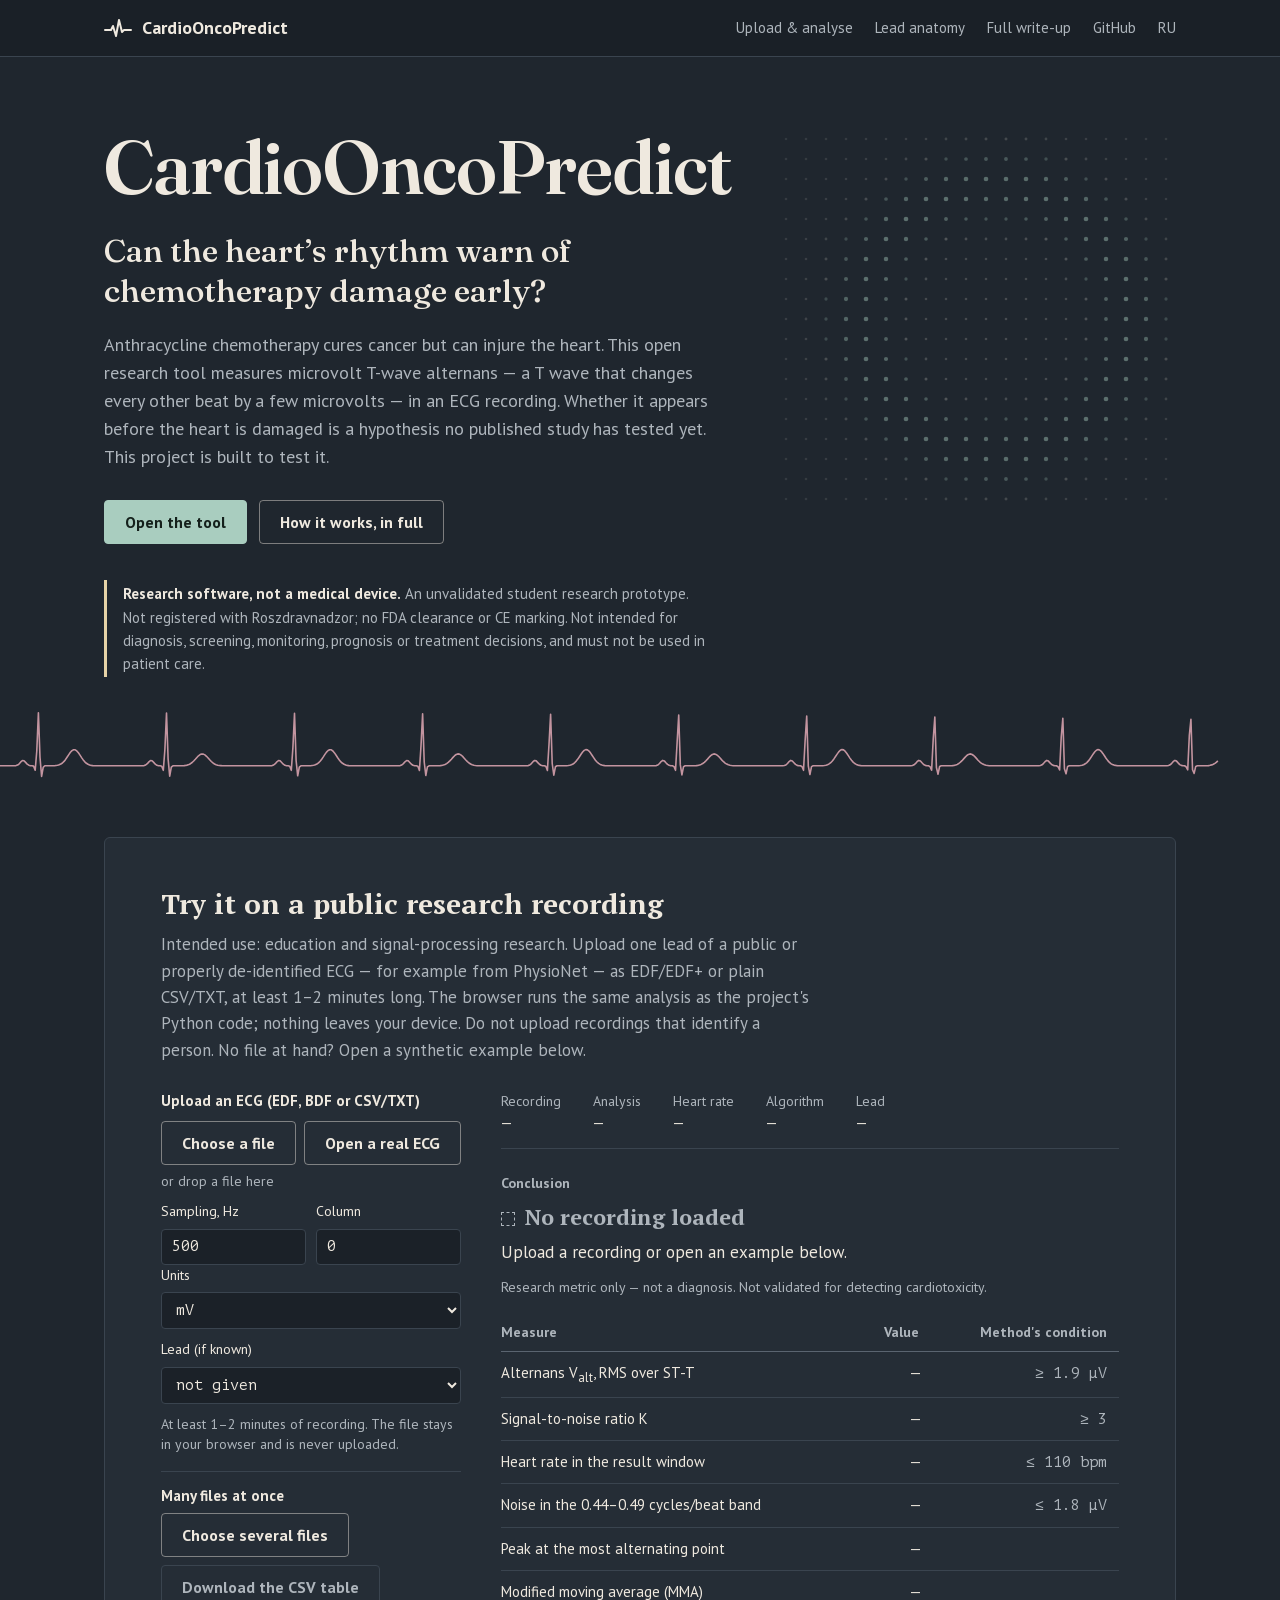
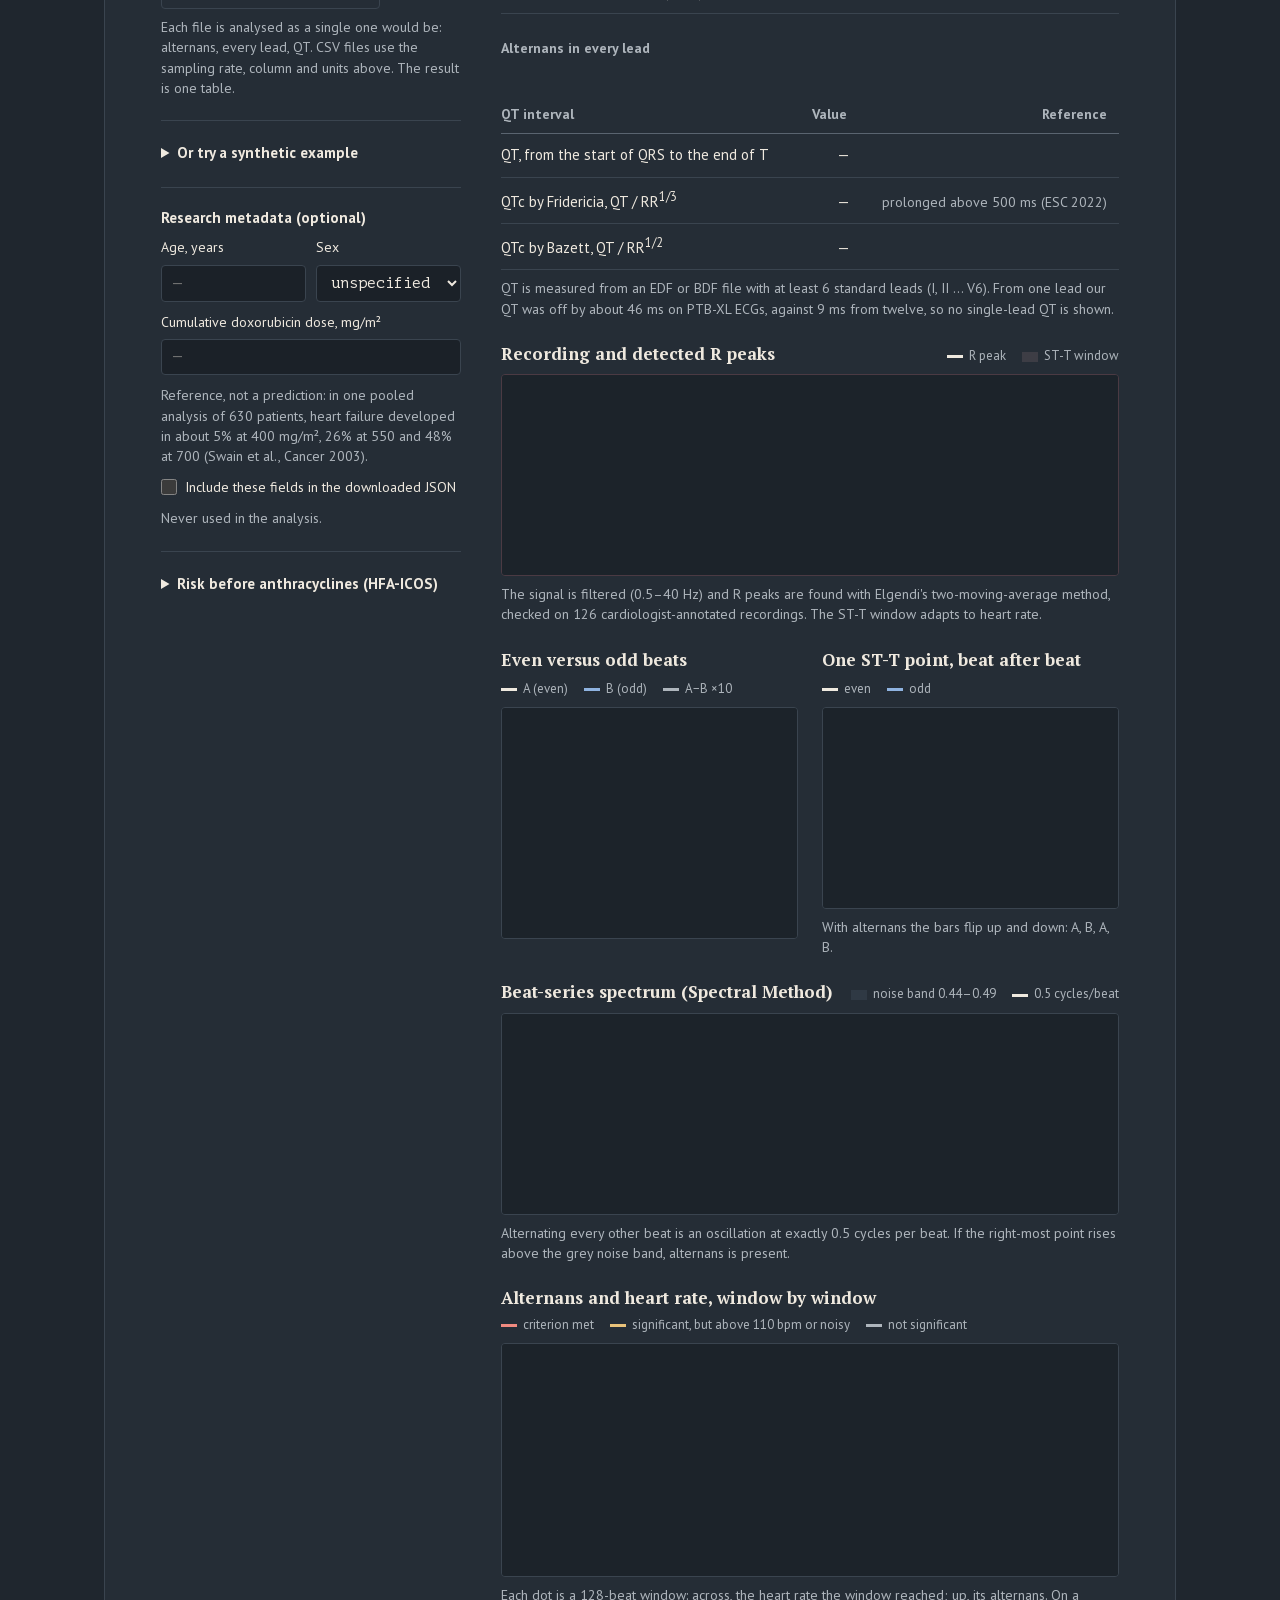
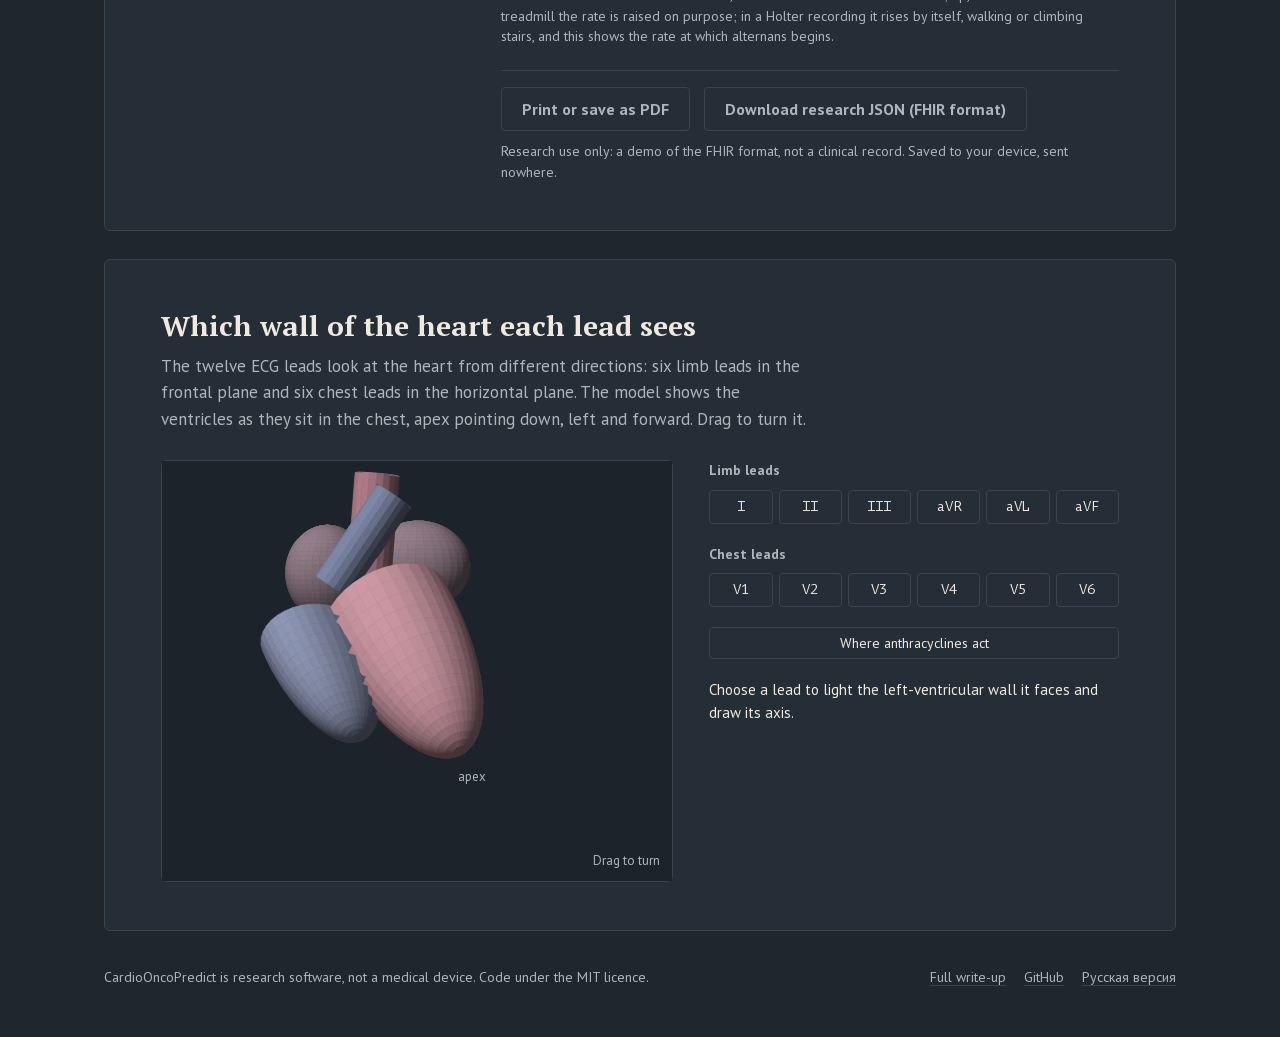
<file: index.html>
<!DOCTYPE html>
<html lang="en">
<head>
<meta charset="UTF-8">
<meta name="viewport" content="width=device-width, initial-scale=1, viewport-fit=cover">
<title>CardioOncoPredict</title>
<meta name="description" content="Open research software that measures microvolt T-wave alternans in one ECG lead (EDF/EDF+ or CSV/TXT), built to test whether it precedes anthracycline cardiotoxicity. Runs entirely in your browser. Not a medical device.">
<meta property="og:title" content="CardioOncoPredict">
<meta property="og:description" content="Open research software for measuring microvolt T-wave alternans — testing an unproven hypothesis about early anthracycline heart damage. Not a medical device.">
<link rel="alternate" hreflang="ru" href="ru.html">
<meta name="theme-color" content="#1f262e">
<link rel="manifest" href="manifest.webmanifest">
<link rel="icon" type="image/png" sizes="192x192" href="assets/icons/icon-192.png">
<link rel="apple-touch-icon" href="assets/icons/apple-touch-icon.png">
<link rel="preload" href="assets/fonts/fraunces-var-latin.woff2" as="font" type="font/woff2" crossorigin>
<link rel="stylesheet" href="assets/css/fonts.css">
<link rel="stylesheet" href="assets/css/site.css">
</head>
<body>

<header class="topbar">
  <div class="wrap">
    <a class="brand" href="#top">
      <svg width="28" height="18" viewBox="0 0 28 18" aria-hidden="true"><path d="M1 11h6l2-4 3 10 3-16 3 12 2-2h7" fill="none" stroke="currentColor" stroke-width="2" stroke-linejoin="round" stroke-linecap="round"/></svg>
      CardioOncoPredict
    </a>
    <nav class="nav" aria-label="Sections">
      <a href="#lab">Upload &amp; analyse</a>
      <a href="#anatomy">Lead anatomy</a>
      <a href="https://github.com/podpirovlab/multimodal-cardiotoxicity-ai/blob/main/README.md">Full write-up</a>
      <a href="https://github.com/podpirovlab/multimodal-cardiotoxicity-ai">GitHub</a>
      <a class="lang" href="ru.html" hreflang="ru">RU</a>
    </nav>
  </div>
</header>

<main id="top">
  <section class="cover">
    <canvas class="cover-dots" aria-hidden="true"></canvas>
    <div class="wrap hero">
      <p class="wordmark">CardioOncoPredict</p>
      <h1>Can the heart’s rhythm warn of chemotherapy damage early?</h1>
      <p class="sub">Anthracycline chemotherapy cures cancer but can injure the heart. This open research tool measures microvolt T-wave alternans — a T wave that changes every other beat by a few microvolts — in an ECG recording. Whether it appears before the heart is damaged is a hypothesis no published study has tested yet. This project is built to test it.</p>
      <div class="hero-actions">
          <a class="btn" href="#lab">Open the tool</a>
          <a class="btn ghost" href="https://github.com/podpirovlab/multimodal-cardiotoxicity-ai/blob/main/README.md">How it works, in full</a>
        </div>
      <p class="notice"><strong>Research software, not a medical device.</strong> An unvalidated student research prototype. Not registered with Roszdravnadzor; no FDA clearance or CE marking. Not intended for diagnosis, screening, monitoring, prognosis or treatment decisions, and must not be used in patient care.</p>
    </div>
    <svg class="cover-ecg" viewBox="0 0 1200 90" preserveAspectRatio="none" aria-hidden="true" focusable="false"><polyline pathLength="1" points="0.0,64.8 1.5,64.8 3.0,64.8 4.5,64.8 6.0,64.8 7.5,64.8 9.0,64.8 10.5,64.8 12.0,64.8 13.5,64.8 15.0,64.6 16.5,64.1 18.0,62.8 19.5,60.9 21.0,59.5 22.5,59.7 24.0,61.4 25.5,63.1 27.0,64.2 28.5,64.7 30.0,64.8 31.5,65.1 33.0,69.2 34.5,49.8 36.0,11.8 37.5,56.2 39.0,75.4 40.5,66.4 42.0,64.8 43.5,64.8 45.0,64.8 46.5,64.8 48.0,64.8 49.5,64.7 51.0,64.7 52.5,64.5 54.0,64.3 55.5,63.8 57.0,63.1 58.5,62.0 60.0,60.4 61.5,58.4 63.0,56.0 64.5,53.6 66.0,51.3 67.5,49.6 69.0,48.7 70.5,48.8 72.0,49.9 73.5,51.8 75.0,54.1 76.5,56.6 78.0,58.9 79.5,60.8 81.0,62.3 82.5,63.3 84.0,64.0 85.5,64.4 87.0,64.6 88.5,64.7 90.0,64.8 91.5,64.8 93.0,64.8 94.5,64.8 96.0,64.8 97.5,64.8 99.0,64.8 100.5,64.8 102.0,64.8 103.5,64.8 105.0,64.8 106.5,64.8 108.0,64.8 109.5,64.8 111.0,64.8 112.5,64.8 114.0,64.8 115.5,64.8 117.0,64.8 118.5,64.8 120.1,64.8 121.6,64.8 123.1,64.8 124.6,64.8 126.1,64.8 127.6,64.8 129.1,64.8 130.6,64.8 132.1,64.8 133.6,64.8 135.1,64.6 136.6,64.0 138.1,62.7 139.6,60.9 141.1,59.5 142.6,59.8 144.1,61.4 145.6,63.2 147.1,64.3 148.6,64.7 150.1,64.8 151.6,65.2 153.1,69.3 154.6,48.2 156.1,12.0 157.6,57.9 159.1,75.1 160.6,66.2 162.1,64.8 163.6,64.8 165.1,64.8 166.6,64.8 168.1,64.8 169.6,64.8 171.1,64.7 172.6,64.6 174.1,64.4 175.6,64.1 177.1,63.5 178.6,62.7 180.1,61.5 181.6,60.0 183.1,58.3 184.6,56.5 186.1,54.8 187.6,53.6 189.1,53.0 190.6,53.1 192.1,53.9 193.6,55.3 195.1,57.0 196.6,58.8 198.1,60.5 199.6,61.9 201.1,63.0 202.6,63.7 204.1,64.2 205.6,64.5 207.1,64.6 208.6,64.7 210.1,64.8 211.6,64.8 213.1,64.8 214.6,64.8 216.1,64.8 217.6,64.8 219.1,64.8 220.6,64.8 222.1,64.8 223.6,64.8 225.1,64.8 226.6,64.8 228.1,64.8 229.6,64.8 231.1,64.8 232.6,64.8 234.1,64.8 235.6,64.8 237.1,64.8 238.6,64.8 240.1,64.8 241.6,64.8 243.1,64.8 244.6,64.8 246.1,64.8 247.6,64.8 249.1,64.8 250.6,64.8 252.1,64.8 253.6,64.8 255.1,64.6 256.6,64.0 258.1,62.7 259.6,60.8 261.1,59.5 262.6,59.8 264.1,61.5 265.6,63.2 267.1,64.3 268.6,64.7 270.1,64.8 271.6,65.2 273.1,69.3 274.6,46.6 276.1,12.3 277.6,59.5 279.1,74.8 280.6,66.1 282.1,64.8 283.6,64.8 285.1,64.8 286.6,64.8 288.1,64.8 289.6,64.7 291.1,64.7 292.6,64.5 294.1,64.3 295.6,63.8 297.1,63.0 298.6,61.9 300.1,60.3 301.6,58.2 303.1,55.9 304.6,53.4 306.1,51.1 307.6,49.5 309.1,48.7 310.6,48.8 312.1,50.0 313.6,51.9 315.1,54.3 316.6,56.8 318.1,59.0 319.6,60.9 321.1,62.3 322.6,63.3 324.1,64.0 325.6,64.4 327.1,64.6 328.6,64.7 330.1,64.8 331.6,64.8 333.1,64.8 334.6,64.8 336.1,64.8 337.6,64.8 339.1,64.8 340.6,64.8 342.1,64.8 343.6,64.8 345.1,64.8 346.6,64.8 348.1,64.8 349.6,64.8 351.1,64.8 352.6,64.8 354.1,64.8 355.6,64.8 357.1,64.8 358.6,64.8 360.2,64.8 361.7,64.8 363.2,64.8 364.7,64.8 366.2,64.8 367.7,64.8 369.2,64.8 370.7,64.8 372.2,64.8 373.7,64.8 375.2,64.6 376.7,64.0 378.2,62.6 379.7,60.8 381.2,59.5 382.7,59.8 384.2,61.5 385.7,63.3 387.2,64.3 388.7,64.7 390.2,64.8 391.7,65.3 393.2,69.4 394.7,44.9 396.2,12.8 397.7,61.0 399.2,74.5 400.7,65.9 402.2,64.8 403.7,64.8 405.2,64.8 406.7,64.8 408.2,64.8 409.7,64.8 411.2,64.7 412.7,64.6 414.2,64.4 415.7,64.0 417.2,63.5 418.7,62.6 420.2,61.4 421.7,59.9 423.2,58.2 424.7,56.4 426.2,54.7 427.7,53.5 429.2,52.9 430.7,53.1 432.2,54.0 433.7,55.4 435.2,57.2 436.7,59.0 438.2,60.6 439.7,62.0 441.2,63.0 442.7,63.8 444.2,64.2 445.7,64.5 447.2,64.7 448.7,64.7 450.2,64.8 451.7,64.8 453.2,64.8 454.7,64.8 456.2,64.8 457.7,64.8 459.2,64.8 460.7,64.8 462.2,64.8 463.7,64.8 465.2,64.8 466.7,64.8 468.2,64.8 469.7,64.8 471.2,64.8 472.7,64.8 474.2,64.8 475.7,64.8 477.2,64.8 478.7,64.8 480.2,64.8 481.7,64.8 483.2,64.8 484.7,64.8 486.2,64.8 487.7,64.8 489.2,64.8 490.7,64.8 492.2,64.8 493.7,64.8 495.2,64.6 496.7,63.9 498.2,62.6 499.7,60.7 501.2,59.5 502.7,59.9 504.2,61.6 505.7,63.3 507.2,64.3 508.7,64.7 510.2,64.8 511.7,65.3 513.2,69.4 514.7,43.2 516.2,13.4 517.7,62.5 519.2,74.2 520.7,65.8 522.2,64.8 523.7,64.8 525.2,64.8 526.7,64.8 528.2,64.8 529.7,64.7 531.2,64.7 532.7,64.5 534.2,64.2 535.7,63.7 537.2,63.0 538.7,61.8 540.2,60.1 541.7,58.1 543.2,55.7 544.7,53.2 546.2,51.0 547.7,49.4 549.2,48.6 550.7,48.9 552.2,50.1 553.7,52.1 555.2,54.5 556.7,56.9 558.2,59.2 559.7,61.0 561.2,62.4 562.7,63.4 564.2,64.0 565.7,64.4 567.2,64.6 568.7,64.7 570.2,64.8 571.7,64.8 573.2,64.8 574.7,64.8 576.2,64.8 577.7,64.8 579.2,64.8 580.7,64.8 582.2,64.8 583.7,64.8 585.2,64.8 586.7,64.8 588.2,64.8 589.7,64.8 591.2,64.8 592.7,64.8 594.2,64.8 595.7,64.8 597.2,64.8 598.7,64.8 600.3,64.8 601.8,64.8 603.3,64.8 604.8,64.8 606.3,64.8 607.8,64.8 609.3,64.8 610.8,64.8 612.3,64.8 613.8,64.8 615.3,64.6 616.8,63.9 618.3,62.5 619.8,60.6 621.3,59.4 622.8,59.9 624.3,61.7 625.8,63.4 627.3,64.3 628.8,64.7 630.3,64.8 631.8,65.4 633.3,69.3 634.8,41.5 636.3,14.1 637.8,63.9 639.3,73.9 640.8,65.7 642.3,64.8 643.8,64.8 645.3,64.8 646.8,64.8 648.3,64.8 649.8,64.8 651.3,64.7 652.8,64.6 654.3,64.4 655.8,64.0 657.3,63.4 658.8,62.5 660.3,61.3 661.8,59.8 663.3,58.1 664.8,56.3 666.3,54.6 667.8,53.5 669.3,52.9 670.8,53.2 672.3,54.1 673.8,55.5 675.3,57.3 676.8,59.1 678.3,60.7 679.8,62.1 681.3,63.1 682.8,63.8 684.3,64.2 685.8,64.5 687.3,64.7 688.8,64.7 690.3,64.8 691.8,64.8 693.3,64.8 694.8,64.8 696.3,64.8 697.8,64.8 699.3,64.8 700.8,64.8 702.3,64.8 703.8,64.8 705.3,64.8 706.8,64.8 708.3,64.8 709.8,64.8 711.3,64.8 712.8,64.8 714.3,64.8 715.8,64.8 717.3,64.8 718.8,64.8 720.3,64.8 721.8,64.8 723.3,64.8 724.8,64.8 726.3,64.8 727.8,64.8 729.3,64.8 730.8,64.8 732.3,64.8 733.8,64.8 735.3,64.5 736.8,63.9 738.3,62.5 739.8,60.6 741.3,59.4 742.8,60.0 744.3,61.7 745.8,63.4 747.3,64.4 748.8,64.7 750.3,64.8 751.8,65.5 753.3,69.3 754.8,39.7 756.3,15.0 757.8,65.2 759.3,73.5 760.8,65.6 762.3,64.8 763.8,64.8 765.3,64.8 766.8,64.8 768.3,64.8 769.8,64.7 771.3,64.7 772.8,64.5 774.3,64.2 775.8,63.7 777.3,62.9 778.8,61.7 780.3,60.0 781.8,57.9 783.3,55.5 784.8,53.1 786.3,50.9 787.8,49.3 789.3,48.6 790.8,48.9 792.3,50.2 793.8,52.2 795.3,54.6 796.8,57.1 798.3,59.3 799.8,61.1 801.3,62.5 802.8,63.4 804.3,64.1 805.8,64.4 807.3,64.6 808.8,64.7 810.3,64.8 811.8,64.8 813.3,64.8 814.8,64.8 816.3,64.8 817.8,64.8 819.3,64.8 820.8,64.8 822.3,64.8 823.8,64.8 825.3,64.8 826.8,64.8 828.3,64.8 829.8,64.8 831.3,64.8 832.8,64.8 834.3,64.8 835.8,64.8 837.3,64.8 838.8,64.8 840.4,64.8 841.9,64.8 843.4,64.8 844.9,64.8 846.4,64.8 847.9,64.8 849.4,64.8 850.9,64.8 852.4,64.8 853.9,64.7 855.4,64.5 856.9,63.8 858.4,62.4 859.9,60.5 861.4,59.4 862.9,60.0 864.4,61.8 865.9,63.5 867.4,64.4 868.9,64.7 870.4,64.8 871.9,65.6 873.4,69.1 874.9,38.0 876.4,16.0 877.9,66.5 879.4,73.2 880.9,65.5 882.4,64.8 883.9,64.8 885.4,64.8 886.9,64.8 888.4,64.8 889.9,64.8 891.4,64.7 892.9,64.6 894.4,64.4 895.9,64.0 897.4,63.4 898.9,62.5 900.4,61.2 901.9,59.7 903.4,57.9 904.9,56.1 906.4,54.5 907.9,53.4 909.4,52.9 910.9,53.2 912.4,54.2 913.9,55.6 915.4,57.4 916.9,59.2 918.4,60.8 919.9,62.1 921.4,63.1 922.9,63.8 924.4,64.3 925.9,64.5 927.4,64.7 928.9,64.7 930.4,64.8 931.9,64.8 933.4,64.8 934.9,64.8 936.4,64.8 937.9,64.8 939.4,64.8 940.9,64.8 942.4,64.8 943.9,64.8 945.4,64.8 946.9,64.8 948.4,64.8 949.9,64.8 951.4,64.8 952.9,64.8 954.4,64.8 955.9,64.8 957.4,64.8 958.9,64.8 960.4,64.8 961.9,64.8 963.4,64.8 964.9,64.8 966.4,64.8 967.9,64.8 969.4,64.8 970.9,64.8 972.4,64.8 973.9,64.7 975.4,64.5 976.9,63.8 978.4,62.3 979.9,60.5 981.4,59.4 982.9,60.1 984.4,61.9 985.9,63.5 987.4,64.4 988.9,64.7 990.4,64.8 991.9,65.7 993.4,69.0 994.9,36.2 996.4,17.2 997.9,67.7 999.4,72.8 1000.9,65.4 1002.4,64.8 1003.9,64.8 1005.4,64.8 1006.9,64.8 1008.4,64.8 1009.9,64.7 1011.4,64.7 1012.9,64.5 1014.4,64.2 1015.9,63.7 1017.4,62.8 1018.9,61.6 1020.4,59.9 1021.9,57.8 1023.4,55.4 1024.9,52.9 1026.4,50.8 1027.9,49.2 1029.4,48.6 1030.9,49.0 1032.4,50.3 1033.9,52.4 1035.4,54.8 1036.9,57.2 1038.4,59.4 1039.9,61.2 1041.4,62.6 1042.9,63.5 1044.4,64.1 1045.9,64.4 1047.4,64.6 1048.9,64.7 1050.4,64.8 1051.9,64.8 1053.4,64.8 1054.9,64.8 1056.4,64.8 1057.9,64.8 1059.4,64.8 1060.9,64.8 1062.4,64.8 1063.9,64.8 1065.4,64.8 1066.9,64.8 1068.4,64.8 1069.9,64.8 1071.4,64.8 1072.9,64.8 1074.4,64.8 1075.9,64.8 1077.4,64.8 1078.9,64.8 1080.5,64.8 1082.0,64.8 1083.5,64.8 1085.0,64.8 1086.5,64.8 1088.0,64.8 1089.5,64.8 1091.0,64.8 1092.5,64.8 1094.0,64.7 1095.5,64.5 1097.0,63.8 1098.5,62.3 1100.0,60.4 1101.5,59.4 1103.0,60.1 1104.5,61.9 1106.0,63.6 1107.5,64.4 1109.0,64.7 1110.5,64.8 1112.0,65.8 1113.5,68.8 1115.0,34.4 1116.5,18.4 1118.0,68.8 1119.5,72.4 1121.0,65.4 1122.5,64.8 1124.0,64.8 1125.5,64.8 1127.0,64.8 1128.5,64.8 1130.0,64.7 1131.5,64.7 1133.0,64.6 1134.5,64.3 1136.0,63.9 1137.5,63.3 1139.0,62.4 1140.5,61.1 1142.0,59.6 1143.5,57.8 1145.0,56.0 1146.5,54.5 1148.0,53.4 1149.5,52.9 1151.0,53.2 1152.5,54.2 1154.0,55.7 1155.5,57.5 1157.0,59.3 1158.5,60.9 1160.0,62.2 1161.5,63.2 1163.0,63.9 1164.5,64.3 1166.0,64.5 1167.5,64.7 1169.0,64.7 1170.5,64.8 1172.0,64.8 1173.5,64.8 1175.0,64.8 1176.5,64.8 1178.0,64.8 1179.5,64.8 1181.0,64.8 1182.5,64.8 1184.0,64.8 1185.5,64.8 1187.0,64.8 1188.5,64.8 1190.0,64.8 1191.5,64.8 1193.0,64.8 1194.5,64.8 1196.0,64.8 1197.5,64.8 1199.0,64.8"/><polyline class="glow" pathLength="1" points="0.0,64.8 1.5,64.8 3.0,64.8 4.5,64.8 6.0,64.8 7.5,64.8 9.0,64.8 10.5,64.8 12.0,64.8 13.5,64.8 15.0,64.6 16.5,64.1 18.0,62.8 19.5,60.9 21.0,59.5 22.5,59.7 24.0,61.4 25.5,63.1 27.0,64.2 28.5,64.7 30.0,64.8 31.5,65.1 33.0,69.2 34.5,49.8 36.0,11.8 37.5,56.2 39.0,75.4 40.5,66.4 42.0,64.8 43.5,64.8 45.0,64.8 46.5,64.8 48.0,64.8 49.5,64.7 51.0,64.7 52.5,64.5 54.0,64.3 55.5,63.8 57.0,63.1 58.5,62.0 60.0,60.4 61.5,58.4 63.0,56.0 64.5,53.6 66.0,51.3 67.5,49.6 69.0,48.7 70.5,48.8 72.0,49.9 73.5,51.8 75.0,54.1 76.5,56.6 78.0,58.9 79.5,60.8 81.0,62.3 82.5,63.3 84.0,64.0 85.5,64.4 87.0,64.6 88.5,64.7 90.0,64.8 91.5,64.8 93.0,64.8 94.5,64.8 96.0,64.8 97.5,64.8 99.0,64.8 100.5,64.8 102.0,64.8 103.5,64.8 105.0,64.8 106.5,64.8 108.0,64.8 109.5,64.8 111.0,64.8 112.5,64.8 114.0,64.8 115.5,64.8 117.0,64.8 118.5,64.8 120.1,64.8 121.6,64.8 123.1,64.8 124.6,64.8 126.1,64.8 127.6,64.8 129.1,64.8 130.6,64.8 132.1,64.8 133.6,64.8 135.1,64.6 136.6,64.0 138.1,62.7 139.6,60.9 141.1,59.5 142.6,59.8 144.1,61.4 145.6,63.2 147.1,64.3 148.6,64.7 150.1,64.8 151.6,65.2 153.1,69.3 154.6,48.2 156.1,12.0 157.6,57.9 159.1,75.1 160.6,66.2 162.1,64.8 163.6,64.8 165.1,64.8 166.6,64.8 168.1,64.8 169.6,64.8 171.1,64.7 172.6,64.6 174.1,64.4 175.6,64.1 177.1,63.5 178.6,62.7 180.1,61.5 181.6,60.0 183.1,58.3 184.6,56.5 186.1,54.8 187.6,53.6 189.1,53.0 190.6,53.1 192.1,53.9 193.6,55.3 195.1,57.0 196.6,58.8 198.1,60.5 199.6,61.9 201.1,63.0 202.6,63.7 204.1,64.2 205.6,64.5 207.1,64.6 208.6,64.7 210.1,64.8 211.6,64.8 213.1,64.8 214.6,64.8 216.1,64.8 217.6,64.8 219.1,64.8 220.6,64.8 222.1,64.8 223.6,64.8 225.1,64.8 226.6,64.8 228.1,64.8 229.6,64.8 231.1,64.8 232.6,64.8 234.1,64.8 235.6,64.8 237.1,64.8 238.6,64.8 240.1,64.8 241.6,64.8 243.1,64.8 244.6,64.8 246.1,64.8 247.6,64.8 249.1,64.8 250.6,64.8 252.1,64.8 253.6,64.8 255.1,64.6 256.6,64.0 258.1,62.7 259.6,60.8 261.1,59.5 262.6,59.8 264.1,61.5 265.6,63.2 267.1,64.3 268.6,64.7 270.1,64.8 271.6,65.2 273.1,69.3 274.6,46.6 276.1,12.3 277.6,59.5 279.1,74.8 280.6,66.1 282.1,64.8 283.6,64.8 285.1,64.8 286.6,64.8 288.1,64.8 289.6,64.7 291.1,64.7 292.6,64.5 294.1,64.3 295.6,63.8 297.1,63.0 298.6,61.9 300.1,60.3 301.6,58.2 303.1,55.9 304.6,53.4 306.1,51.1 307.6,49.5 309.1,48.7 310.6,48.8 312.1,50.0 313.6,51.9 315.1,54.3 316.6,56.8 318.1,59.0 319.6,60.9 321.1,62.3 322.6,63.3 324.1,64.0 325.6,64.4 327.1,64.6 328.6,64.7 330.1,64.8 331.6,64.8 333.1,64.8 334.6,64.8 336.1,64.8 337.6,64.8 339.1,64.8 340.6,64.8 342.1,64.8 343.6,64.8 345.1,64.8 346.6,64.8 348.1,64.8 349.6,64.8 351.1,64.8 352.6,64.8 354.1,64.8 355.6,64.8 357.1,64.8 358.6,64.8 360.2,64.8 361.7,64.8 363.2,64.8 364.7,64.8 366.2,64.8 367.7,64.8 369.2,64.8 370.7,64.8 372.2,64.8 373.7,64.8 375.2,64.6 376.7,64.0 378.2,62.6 379.7,60.8 381.2,59.5 382.7,59.8 384.2,61.5 385.7,63.3 387.2,64.3 388.7,64.7 390.2,64.8 391.7,65.3 393.2,69.4 394.7,44.9 396.2,12.8 397.7,61.0 399.2,74.5 400.7,65.9 402.2,64.8 403.7,64.8 405.2,64.8 406.7,64.8 408.2,64.8 409.7,64.8 411.2,64.7 412.7,64.6 414.2,64.4 415.7,64.0 417.2,63.5 418.7,62.6 420.2,61.4 421.7,59.9 423.2,58.2 424.7,56.4 426.2,54.7 427.7,53.5 429.2,52.9 430.7,53.1 432.2,54.0 433.7,55.4 435.2,57.2 436.7,59.0 438.2,60.6 439.7,62.0 441.2,63.0 442.7,63.8 444.2,64.2 445.7,64.5 447.2,64.7 448.7,64.7 450.2,64.8 451.7,64.8 453.2,64.8 454.7,64.8 456.2,64.8 457.7,64.8 459.2,64.8 460.7,64.8 462.2,64.8 463.7,64.8 465.2,64.8 466.7,64.8 468.2,64.8 469.7,64.8 471.2,64.8 472.7,64.8 474.2,64.8 475.7,64.8 477.2,64.8 478.7,64.8 480.2,64.8 481.7,64.8 483.2,64.8 484.7,64.8 486.2,64.8 487.7,64.8 489.2,64.8 490.7,64.8 492.2,64.8 493.7,64.8 495.2,64.6 496.7,63.9 498.2,62.6 499.7,60.7 501.2,59.5 502.7,59.9 504.2,61.6 505.7,63.3 507.2,64.3 508.7,64.7 510.2,64.8 511.7,65.3 513.2,69.4 514.7,43.2 516.2,13.4 517.7,62.5 519.2,74.2 520.7,65.8 522.2,64.8 523.7,64.8 525.2,64.8 526.7,64.8 528.2,64.8 529.7,64.7 531.2,64.7 532.7,64.5 534.2,64.2 535.7,63.7 537.2,63.0 538.7,61.8 540.2,60.1 541.7,58.1 543.2,55.7 544.7,53.2 546.2,51.0 547.7,49.4 549.2,48.6 550.7,48.9 552.2,50.1 553.7,52.1 555.2,54.5 556.7,56.9 558.2,59.2 559.7,61.0 561.2,62.4 562.7,63.4 564.2,64.0 565.7,64.4 567.2,64.6 568.7,64.7 570.2,64.8 571.7,64.8 573.2,64.8 574.7,64.8 576.2,64.8 577.7,64.8 579.2,64.8 580.7,64.8 582.2,64.8 583.7,64.8 585.2,64.8 586.7,64.8 588.2,64.8 589.7,64.8 591.2,64.8 592.7,64.8 594.2,64.8 595.7,64.8 597.2,64.8 598.7,64.8 600.3,64.8 601.8,64.8 603.3,64.8 604.8,64.8 606.3,64.8 607.8,64.8 609.3,64.8 610.8,64.8 612.3,64.8 613.8,64.8 615.3,64.6 616.8,63.9 618.3,62.5 619.8,60.6 621.3,59.4 622.8,59.9 624.3,61.7 625.8,63.4 627.3,64.3 628.8,64.7 630.3,64.8 631.8,65.4 633.3,69.3 634.8,41.5 636.3,14.1 637.8,63.9 639.3,73.9 640.8,65.7 642.3,64.8 643.8,64.8 645.3,64.8 646.8,64.8 648.3,64.8 649.8,64.8 651.3,64.7 652.8,64.6 654.3,64.4 655.8,64.0 657.3,63.4 658.8,62.5 660.3,61.3 661.8,59.8 663.3,58.1 664.8,56.3 666.3,54.6 667.8,53.5 669.3,52.9 670.8,53.2 672.3,54.1 673.8,55.5 675.3,57.3 676.8,59.1 678.3,60.7 679.8,62.1 681.3,63.1 682.8,63.8 684.3,64.2 685.8,64.5 687.3,64.7 688.8,64.7 690.3,64.8 691.8,64.8 693.3,64.8 694.8,64.8 696.3,64.8 697.8,64.8 699.3,64.8 700.8,64.8 702.3,64.8 703.8,64.8 705.3,64.8 706.8,64.8 708.3,64.8 709.8,64.8 711.3,64.8 712.8,64.8 714.3,64.8 715.8,64.8 717.3,64.8 718.8,64.8 720.3,64.8 721.8,64.8 723.3,64.8 724.8,64.8 726.3,64.8 727.8,64.8 729.3,64.8 730.8,64.8 732.3,64.8 733.8,64.8 735.3,64.5 736.8,63.9 738.3,62.5 739.8,60.6 741.3,59.4 742.8,60.0 744.3,61.7 745.8,63.4 747.3,64.4 748.8,64.7 750.3,64.8 751.8,65.5 753.3,69.3 754.8,39.7 756.3,15.0 757.8,65.2 759.3,73.5 760.8,65.6 762.3,64.8 763.8,64.8 765.3,64.8 766.8,64.8 768.3,64.8 769.8,64.7 771.3,64.7 772.8,64.5 774.3,64.2 775.8,63.7 777.3,62.9 778.8,61.7 780.3,60.0 781.8,57.9 783.3,55.5 784.8,53.1 786.3,50.9 787.8,49.3 789.3,48.6 790.8,48.9 792.3,50.2 793.8,52.2 795.3,54.6 796.8,57.1 798.3,59.3 799.8,61.1 801.3,62.5 802.8,63.4 804.3,64.1 805.8,64.4 807.3,64.6 808.8,64.7 810.3,64.8 811.8,64.8 813.3,64.8 814.8,64.8 816.3,64.8 817.8,64.8 819.3,64.8 820.8,64.8 822.3,64.8 823.8,64.8 825.3,64.8 826.8,64.8 828.3,64.8 829.8,64.8 831.3,64.8 832.8,64.8 834.3,64.8 835.8,64.8 837.3,64.8 838.8,64.8 840.4,64.8 841.9,64.8 843.4,64.8 844.9,64.8 846.4,64.8 847.9,64.8 849.4,64.8 850.9,64.8 852.4,64.8 853.9,64.7 855.4,64.5 856.9,63.8 858.4,62.4 859.9,60.5 861.4,59.4 862.9,60.0 864.4,61.8 865.9,63.5 867.4,64.4 868.9,64.7 870.4,64.8 871.9,65.6 873.4,69.1 874.9,38.0 876.4,16.0 877.9,66.5 879.4,73.2 880.9,65.5 882.4,64.8 883.9,64.8 885.4,64.8 886.9,64.8 888.4,64.8 889.9,64.8 891.4,64.7 892.9,64.6 894.4,64.4 895.9,64.0 897.4,63.4 898.9,62.5 900.4,61.2 901.9,59.7 903.4,57.9 904.9,56.1 906.4,54.5 907.9,53.4 909.4,52.9 910.9,53.2 912.4,54.2 913.9,55.6 915.4,57.4 916.9,59.2 918.4,60.8 919.9,62.1 921.4,63.1 922.9,63.8 924.4,64.3 925.9,64.5 927.4,64.7 928.9,64.7 930.4,64.8 931.9,64.8 933.4,64.8 934.9,64.8 936.4,64.8 937.9,64.8 939.4,64.8 940.9,64.8 942.4,64.8 943.9,64.8 945.4,64.8 946.9,64.8 948.4,64.8 949.9,64.8 951.4,64.8 952.9,64.8 954.4,64.8 955.9,64.8 957.4,64.8 958.9,64.8 960.4,64.8 961.9,64.8 963.4,64.8 964.9,64.8 966.4,64.8 967.9,64.8 969.4,64.8 970.9,64.8 972.4,64.8 973.9,64.7 975.4,64.5 976.9,63.8 978.4,62.3 979.9,60.5 981.4,59.4 982.9,60.1 984.4,61.9 985.9,63.5 987.4,64.4 988.9,64.7 990.4,64.8 991.9,65.7 993.4,69.0 994.9,36.2 996.4,17.2 997.9,67.7 999.4,72.8 1000.9,65.4 1002.4,64.8 1003.9,64.8 1005.4,64.8 1006.9,64.8 1008.4,64.8 1009.9,64.7 1011.4,64.7 1012.9,64.5 1014.4,64.2 1015.9,63.7 1017.4,62.8 1018.9,61.6 1020.4,59.9 1021.9,57.8 1023.4,55.4 1024.9,52.9 1026.4,50.8 1027.9,49.2 1029.4,48.6 1030.9,49.0 1032.4,50.3 1033.9,52.4 1035.4,54.8 1036.9,57.2 1038.4,59.4 1039.9,61.2 1041.4,62.6 1042.9,63.5 1044.4,64.1 1045.9,64.4 1047.4,64.6 1048.9,64.7 1050.4,64.8 1051.9,64.8 1053.4,64.8 1054.9,64.8 1056.4,64.8 1057.9,64.8 1059.4,64.8 1060.9,64.8 1062.4,64.8 1063.9,64.8 1065.4,64.8 1066.9,64.8 1068.4,64.8 1069.9,64.8 1071.4,64.8 1072.9,64.8 1074.4,64.8 1075.9,64.8 1077.4,64.8 1078.9,64.8 1080.5,64.8 1082.0,64.8 1083.5,64.8 1085.0,64.8 1086.5,64.8 1088.0,64.8 1089.5,64.8 1091.0,64.8 1092.5,64.8 1094.0,64.7 1095.5,64.5 1097.0,63.8 1098.5,62.3 1100.0,60.4 1101.5,59.4 1103.0,60.1 1104.5,61.9 1106.0,63.6 1107.5,64.4 1109.0,64.7 1110.5,64.8 1112.0,65.8 1113.5,68.8 1115.0,34.4 1116.5,18.4 1118.0,68.8 1119.5,72.4 1121.0,65.4 1122.5,64.8 1124.0,64.8 1125.5,64.8 1127.0,64.8 1128.5,64.8 1130.0,64.7 1131.5,64.7 1133.0,64.6 1134.5,64.3 1136.0,63.9 1137.5,63.3 1139.0,62.4 1140.5,61.1 1142.0,59.6 1143.5,57.8 1145.0,56.0 1146.5,54.5 1148.0,53.4 1149.5,52.9 1151.0,53.2 1152.5,54.2 1154.0,55.7 1155.5,57.5 1157.0,59.3 1158.5,60.9 1160.0,62.2 1161.5,63.2 1163.0,63.9 1164.5,64.3 1166.0,64.5 1167.5,64.7 1169.0,64.7 1170.5,64.8 1172.0,64.8 1173.5,64.8 1175.0,64.8 1176.5,64.8 1178.0,64.8 1179.5,64.8 1181.0,64.8 1182.5,64.8 1184.0,64.8 1185.5,64.8 1187.0,64.8 1188.5,64.8 1190.0,64.8 1191.5,64.8 1193.0,64.8 1194.5,64.8 1196.0,64.8 1197.5,64.8 1199.0,64.8"/></svg>
  </section>

  <!-- ===================== UPLOAD & ANALYSE ===================== -->
  <section class="wrap" id="lab">
    <div class="sheet">
      <div class="block-head">
        <h2>Try it on a public research recording</h2>
        <p class="lede">Intended use: education and signal-processing research. Upload one lead of a public or properly de-identified ECG — for example from PhysioNet — as EDF/EDF+ or plain CSV/TXT, at least 1–2 minutes long. The browser runs the same analysis as the project's Python code; nothing leaves your device. Do not upload recordings that identify a person. No file at hand? Open a synthetic example below.</p>
      </div>
      <div class="lab">
        <form class="controls" onsubmit="return false" aria-label="Recording and research metadata">
          <div class="file">
            <b class="group" id="f-file-title">Upload an ECG (EDF, BDF or CSV/TXT)</b>
            <input type="file" id="f-file" class="sr-only" accept=".edf,.bdf,.csv,.txt,text/csv,text/plain" aria-describedby="f-file-title">
            <div class="pick-row"><label for="f-file" class="btn ghost pick">Choose a file</label><button type="button" class="btn ghost" id="b-sample">Open a real ECG</button></div>
            <span class="hint drop-hint">or drop a file here</span>
            <div id="f-edf-wrap" hidden>
              <div class="ctl"><label for="f-edf-channel">Channel (lead)</label><select id="f-edf-channel"></select></div>
              <div class="anon"><p class="hint" id="f-anon-text" aria-live="polite"></p><button type="button" class="btn ghost" id="b-anon">Download a de-identified copy</button></div>
            </div>
            <div id="f-csv-wrap">
              <div class="row">
                <div class="ctl"><label for="f-fs">Sampling, Hz</label><input type="number" id="f-fs" value="500" min="50" max="10000"></div>
                <div class="ctl"><label for="f-col">Column</label><input type="number" id="f-col" value="0" min="0" max="20"></div>
              </div>
              <div class="ctl"><label for="f-unit">Units</label><select id="f-unit"><option value="mv">mV</option><option value="uv">µV</option></select></div>
            </div>
            <div class="ctl"><label for="f-lead">Lead (if known)</label><select id="f-lead"><option value="">not given</option><option value="I">I</option><option value="II">II</option><option value="III">III</option><option value="aVR">aVR</option><option value="aVL">aVL</option><option value="aVF">aVF</option><option value="V1">V1</option><option value="V2">V2</option><option value="V3">V3</option><option value="V4">V4</option><option value="V5">V5</option><option value="V6">V6</option></select></div>
            <span class="hint" id="f-status">At least 1–2 minutes of recording. The file stays in your browser and is never uploaded.</span>
            <div class="batch">
              <b class="group" id="f-batch-title">Many files at once</b>
              <input type="file" id="f-batch" class="sr-only" multiple accept=".edf,.bdf,.csv,.txt,text/csv,text/plain" aria-describedby="f-batch-title">
              <div class="pick-row"><label for="f-batch" class="btn ghost pick">Choose several files</label><button type="button" class="btn ghost" id="b-batch-csv" disabled>Download the CSV table</button></div>
              <span class="hint" id="f-batch-status" aria-live="polite">Each file is analysed as a single one would be: alternans, every lead, QT. CSV files use the sampling rate, column and units above. The result is one table.</span>
            </div>
          </div>

          <details class="demo">
            <summary>Or try a synthetic example</summary>
            <div style="display:grid; gap:18px; padding-top:14px;">
              <div class="presets" role="group" aria-label="Scenarios">
                <button type="button" class="chip" data-preset='{"alt":0,"noise":15,"hr":108,"tamp":0.35,"mains":0}' aria-pressed="false">Normal, exercise</button>
                <button type="button" class="chip" data-preset='{"alt":6,"noise":15,"hr":78,"tamp":0.26,"mains":10}' aria-pressed="false">Hidden TWA</button>
                <button type="button" class="chip" data-preset='{"alt":25,"noise":20,"hr":96,"tamp":0.2,"mains":10}' aria-pressed="false">Marked TWA</button>
                <button type="button" class="chip" data-preset='{"alt":4,"noise":70,"hr":80,"tamp":0.3,"mains":40}' aria-pressed="false">Noisy</button>
              </div>
              <div class="ctl">
                <label for="s-alt">T-wave alternans <output id="o-alt" for="s-alt"></output></label>
                <input type="range" id="s-alt" min="0" max="60" step="0.5" value="12">
                <span class="hint">How far even and odd beats sit from the mean</span>
              </div>
              <div class="ctl">
                <label for="s-noise">Muscle noise <output id="o-noise" for="s-noise"></output></label>
                <input type="range" id="s-noise" min="0" max="100" step="1" value="15">
              </div>
              <div class="ctl">
                <label for="s-hr">Heart rate <output id="o-hr" for="s-hr"></output></label>
                <input type="range" id="s-hr" min="45" max="130" step="1" value="80">
              </div>
              <div class="ctl">
                <label for="s-tamp">T-wave amplitude <output id="o-tamp" for="s-tamp"></output></label>
                <input type="range" id="s-tamp" min="0.05" max="0.5" step="0.01" value="0.3">
              </div>
              <div class="ctl">
                <label for="s-mains">50 Hz mains hum <output id="o-mains" for="s-mains"></output></label>
                <input type="range" id="s-mains" min="0" max="100" step="1" value="10">
              </div>
              <button type="button" class="btn ghost" id="b-reseed">New recording, same scenario</button>
            </div>
          </details>

          <div class="patient">
            <b class="group">Research metadata (optional)</b>
            <div class="row">
              <div class="ctl"><label for="p-age">Age, years</label><input type="number" id="p-age" min="0" max="120" placeholder="—"></div>
              <div class="ctl"><label for="p-sex">Sex</label><select id="p-sex"><option value="">unspecified</option><option value="male">male</option><option value="female">female</option></select></div>
            </div>
            <div class="ctl"><label for="p-dose">Cumulative doxorubicin dose, mg/m²</label><input type="number" id="p-dose" min="0" max="1200" placeholder="—"></div>
            <span class="hint">Reference, not a prediction: in one pooled analysis of 630 patients, heart failure developed in about 5% at 400 mg/m², 26% at 550 and 48% at 700 (Swain et al., Cancer 2003).</span>
            <label class="check"><input type="checkbox" id="p-include"> Include these fields in the downloaded JSON</label>
            <span class="hint">Never used in the analysis.</span>
          </div>

          <details class="hfa" id="hfa">
            <summary>Risk before anthracyclines (HFA-ICOS)</summary>
            <p class="hint">Table 2 of the HFA of the ESC and ICOS position statement (Lyon et al., Eur J Heart Fail 2020): tick what the patient has before anthracyclines start. A tool for clinicians, not a prediction for one person.</p>
            <div id="hfa-form"></div>
            <div class="hfa-result" id="hfa-result" aria-live="polite"></div>
          </details>
        </form>

        <div class="panels">
          <dl class="fields">
            <div><dt>Recording</dt><dd id="f-rec">—</dd></div>
            <div><dt>Analysis</dt><dd id="f-beats">—</dd></div>
            <div><dt>Heart rate</dt><dd id="m-hr">—</dd></div>
            <div><dt>Algorithm</dt><dd id="f-ver">—</dd></div>
            <div><dt>Lead</dt><dd id="f-lead-out">—</dd></div>
          </dl>
          <div class="verdict none" id="verdict" aria-live="polite"><span class="label">Conclusion</span><span class="pill">No recording loaded</span><p>Upload a recording or open an example below.</p></div>
          <p class="hint result-note">Research metric only — not a diagnosis. Not validated for detecting cardiotoxicity.</p>
          <table class="criteria">
            <thead><tr><th>Measure</th><th class="num">Value</th><th class="num">Method's condition</th></tr></thead>
            <tbody>
              <tr><td>Alternans V<sub>alt</sub>, RMS over ST-T</td><td class="num" id="m-valt">—</td><td class="num cond">≥ 1.9 µV</td></tr>
              <tr><td>Signal-to-noise ratio K</td><td class="num" id="m-k">—</td><td class="num cond">≥ 3</td></tr>
              <tr><td>Heart rate in the result window</td><td class="num" id="m-whr">—</td><td class="num cond">≤ 110 bpm</td></tr>
              <tr><td>Noise in the 0.44–0.49 cycles/beat band</td><td class="num" id="m-noise">—</td><td class="num cond">≤ 1.8 µV</td></tr>
              <tr><td>Peak at the most alternating point</td><td class="num" id="m-peak">—</td><td class="num cond"></td></tr>
              <tr><td>Modified moving average (MMA)</td><td class="num" id="m-mma">—</td><td class="num cond"></td></tr>
            </tbody>
          </table>
          <div class="leads-block" id="leads-block" hidden>
            <div class="leads-head"><span class="leads-title">Alternans in every lead</span><span class="hint" id="leads-sub"></span></div>
            <div class="lead-grid" id="lead-grid" role="group" aria-label="Alternans by lead, in the layout of a printed 12-lead ECG"></div>
            <p class="hint leads-note" id="leads-note" aria-live="polite"></p>
          </div>
          <div class="qt-block">
            <table class="criteria" aria-describedby="qt-note">
              <thead><tr><th>QT interval</th><th class="num">Value</th><th class="num">Reference</th></tr></thead>
              <tbody>
                <tr><td>QT, from the start of QRS to the end of T</td><td class="num" id="m-qt">—</td><td class="num cond"></td></tr>
                <tr><td>QTc by Fridericia, QT / RR<sup>1/3</sup></td><td class="num" id="m-qtcf">—</td><td class="num cond wrap">prolonged above 500&nbsp;ms (ESC&nbsp;2022)</td></tr>
                <tr><td>QTc by Bazett, QT / RR<sup>1/2</sup></td><td class="num" id="m-qtcb">—</td><td class="num cond"></td></tr>
              </tbody>
            </table>
            <p class="hint qt-note" id="qt-note">QT is measured from an EDF or BDF file with at least 6 standard leads.</p>
          </div>
          <div class="panel paper">
            <div class="panel-head"><h3>Recording and detected R peaks</h3><span class="legend"><span><i style="background:var(--rpeak)"></i>R peak</span><span><i style="background:var(--window); height:10px"></i>ST-T window</span></span></div>
            <canvas id="c-strip" height="200"></canvas>
            <p class="explain">The signal is filtered (0.5–40 Hz) and R peaks are found with Elgendi's two-moving-average method, checked on 126 cardiologist-annotated recordings. The ST-T window adapts to heart rate.</p>
          </div>
          <div class="two">
            <div class="panel">
              <div class="panel-head"><h3>Even versus odd beats</h3></div>
              <div class="panel-head"><span class="legend"><span><i style="background:var(--even)"></i>A (even)</span><span><i style="background:var(--odd)"></i>B (odd)</span><span><i style="background:var(--muted)"></i>A−B ×10</span></span></div>
              <canvas id="c-overlay" height="230"></canvas>
            </div>
            <div class="panel">
              <div class="panel-head"><h3>One ST-T point, beat after beat</h3></div>
              <div class="panel-head"><span class="legend"><span><i style="background:var(--even)"></i>even</span><span><i style="background:var(--odd)"></i>odd</span></span></div>
              <canvas id="c-series" height="200"></canvas>
              <p class="explain">With alternans the bars flip up and down: A, B, A, B.</p>
            </div>
          </div>
          <div class="panel">
            <div class="panel-head"><h3>Beat-series spectrum (Spectral Method)</h3><span class="legend"><span><i style="background:var(--band); height:10px"></i>noise band 0.44–0.49</span><span><i style="background:var(--ink)"></i>0.5 cycles/beat</span></span></div>
            <canvas id="c-spec" height="200"></canvas>
            <p class="explain">Alternating every other beat is an oscillation at exactly 0.5 cycles per beat. If the right-most point rises above the grey noise band, alternans is present.</p>
          </div>
          <div class="panel">
            <div class="panel-head"><h3>Alternans and heart rate, window by window</h3><span class="legend"><span><i style="background:var(--finding)"></i>criterion met</span><span><i style="background:var(--amber)"></i>significant, but above 110 bpm or noisy</span><span><i style="background:var(--muted)"></i>not significant</span></span></div>
            <canvas id="c-trend" height="232"></canvas>
            <p class="explain"><span>Each dot is a 128-beat window: across, the heart rate the window reached; up, its alternans. On a treadmill the rate is raised on purpose; in a Holter recording it rises by itself, walking or climbing stairs, and this shows the rate at which alternans begins.</span> <span id="trend-note"></span></p>
          </div>
          <div class="fhir-row">
            <button type="button" class="btn ghost" id="b-print" disabled>Print or save as PDF</button>
            <button type="button" class="btn ghost" id="b-fhir" disabled>Download research JSON (FHIR format)</button>
            <span class="hint">Research use only: a demo of the FHIR format, not a clinical record. Saved to your device, sent nowhere.</span>
          </div>
        </div>
      </div>
    </div>
  </section>

  <!-- ===================== ECG ANATOMY ===================== -->
  <section class="wrap" id="anatomy">
    <div class="sheet">
      <div class="block-head">
        <h2>Which wall of the heart each lead sees</h2>
        <p class="lede">The twelve ECG leads look at the heart from different directions: six limb leads in the frontal plane and six chest leads in the horizontal plane. The model shows the ventricles as they sit in the chest, apex pointing down, left and forward. Drag to turn it.</p>
      </div>
      <div class="heart">
        <div class="heart-stage" id="heart-stage">
          <canvas id="c-heart" role="img" aria-label="Rotatable model of the heart's ventricles"></canvas>
          <span class="heart-hint">Drag to turn</span>
        </div>
        <div class="heart-side">
          <div class="lead-group" role="group" aria-label="Limb leads"><span class="group-label">Limb leads</span><div class="leads"><button type="button" class="chip lead" data-lead="I" aria-pressed="false">I</button><button type="button" class="chip lead" data-lead="II" aria-pressed="false">II</button><button type="button" class="chip lead" data-lead="III" aria-pressed="false">III</button><button type="button" class="chip lead" data-lead="aVR" aria-pressed="false">aVR</button><button type="button" class="chip lead" data-lead="aVL" aria-pressed="false">aVL</button><button type="button" class="chip lead" data-lead="aVF" aria-pressed="false">aVF</button></div></div>
          <div class="lead-group" role="group" aria-label="Chest leads"><span class="group-label">Chest leads</span><div class="leads"><button type="button" class="chip lead" data-lead="V1" aria-pressed="false">V1</button><button type="button" class="chip lead" data-lead="V2" aria-pressed="false">V2</button><button type="button" class="chip lead" data-lead="V3" aria-pressed="false">V3</button><button type="button" class="chip lead" data-lead="V4" aria-pressed="false">V4</button><button type="button" class="chip lead" data-lead="V5" aria-pressed="false">V5</button><button type="button" class="chip lead" data-lead="V6" aria-pressed="false">V6</button></div></div>
          <button type="button" class="chip lv" id="b-lv" aria-pressed="false">Where anthracyclines act</button>
          <p class="heart-note" id="heart-note" aria-live="polite"></p>
        </div>
      </div>
    </div>
  </section>
</main>

<footer>
  <div class="wrap">
    <span>CardioOncoPredict is research software, not a medical device. Code under the MIT licence.</span>
    <span class="links"><a href="https://github.com/podpirovlab/multimodal-cardiotoxicity-ai/blob/main/README.md">Full write-up</a><a href="https://github.com/podpirovlab/multimodal-cardiotoxicity-ai">GitHub</a><a href="ru.html" hreflang="ru">Русская версия</a></span>
  </div>
</footer>

<script src="assets/js/dsp.js"></script>
<script src="assets/js/edf.js"></script>
<script src="assets/js/hfa-icos.js"></script>
<script src="assets/js/site.js"></script>
</body>
</html>
</file>
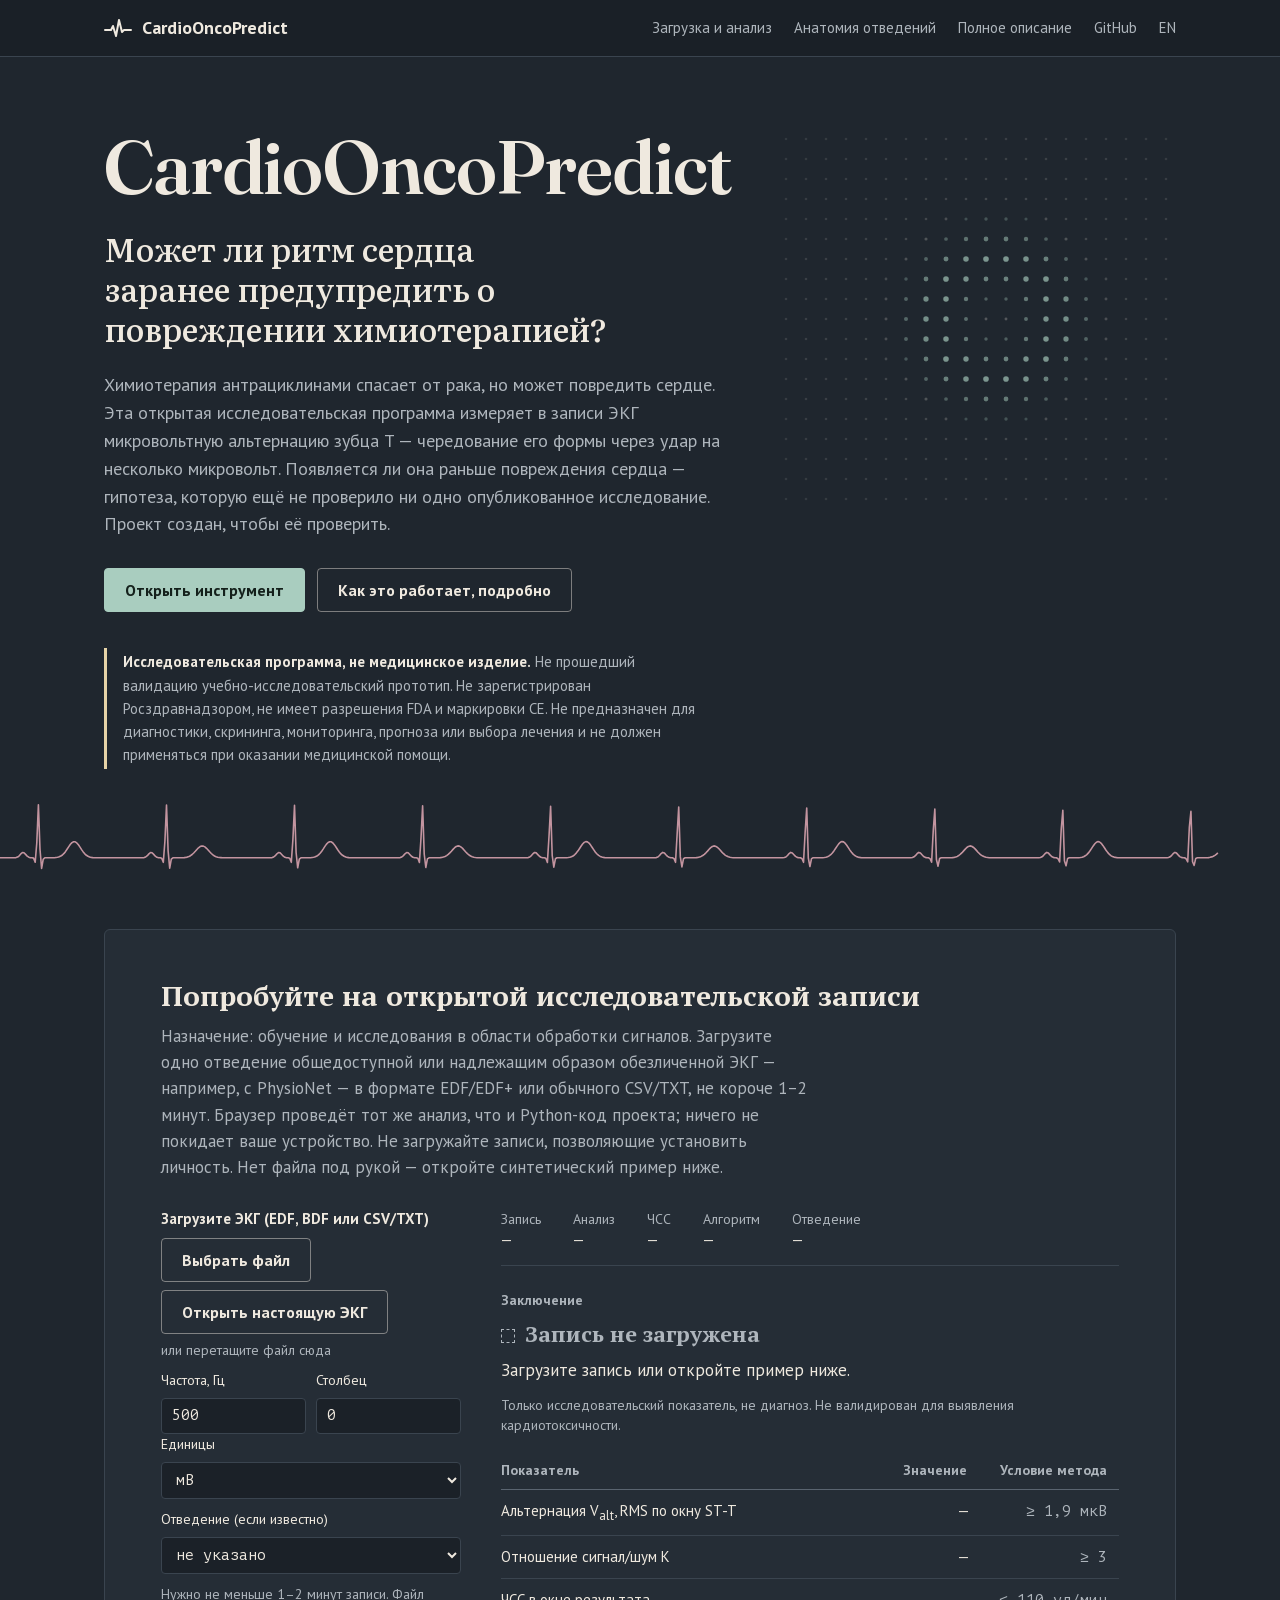
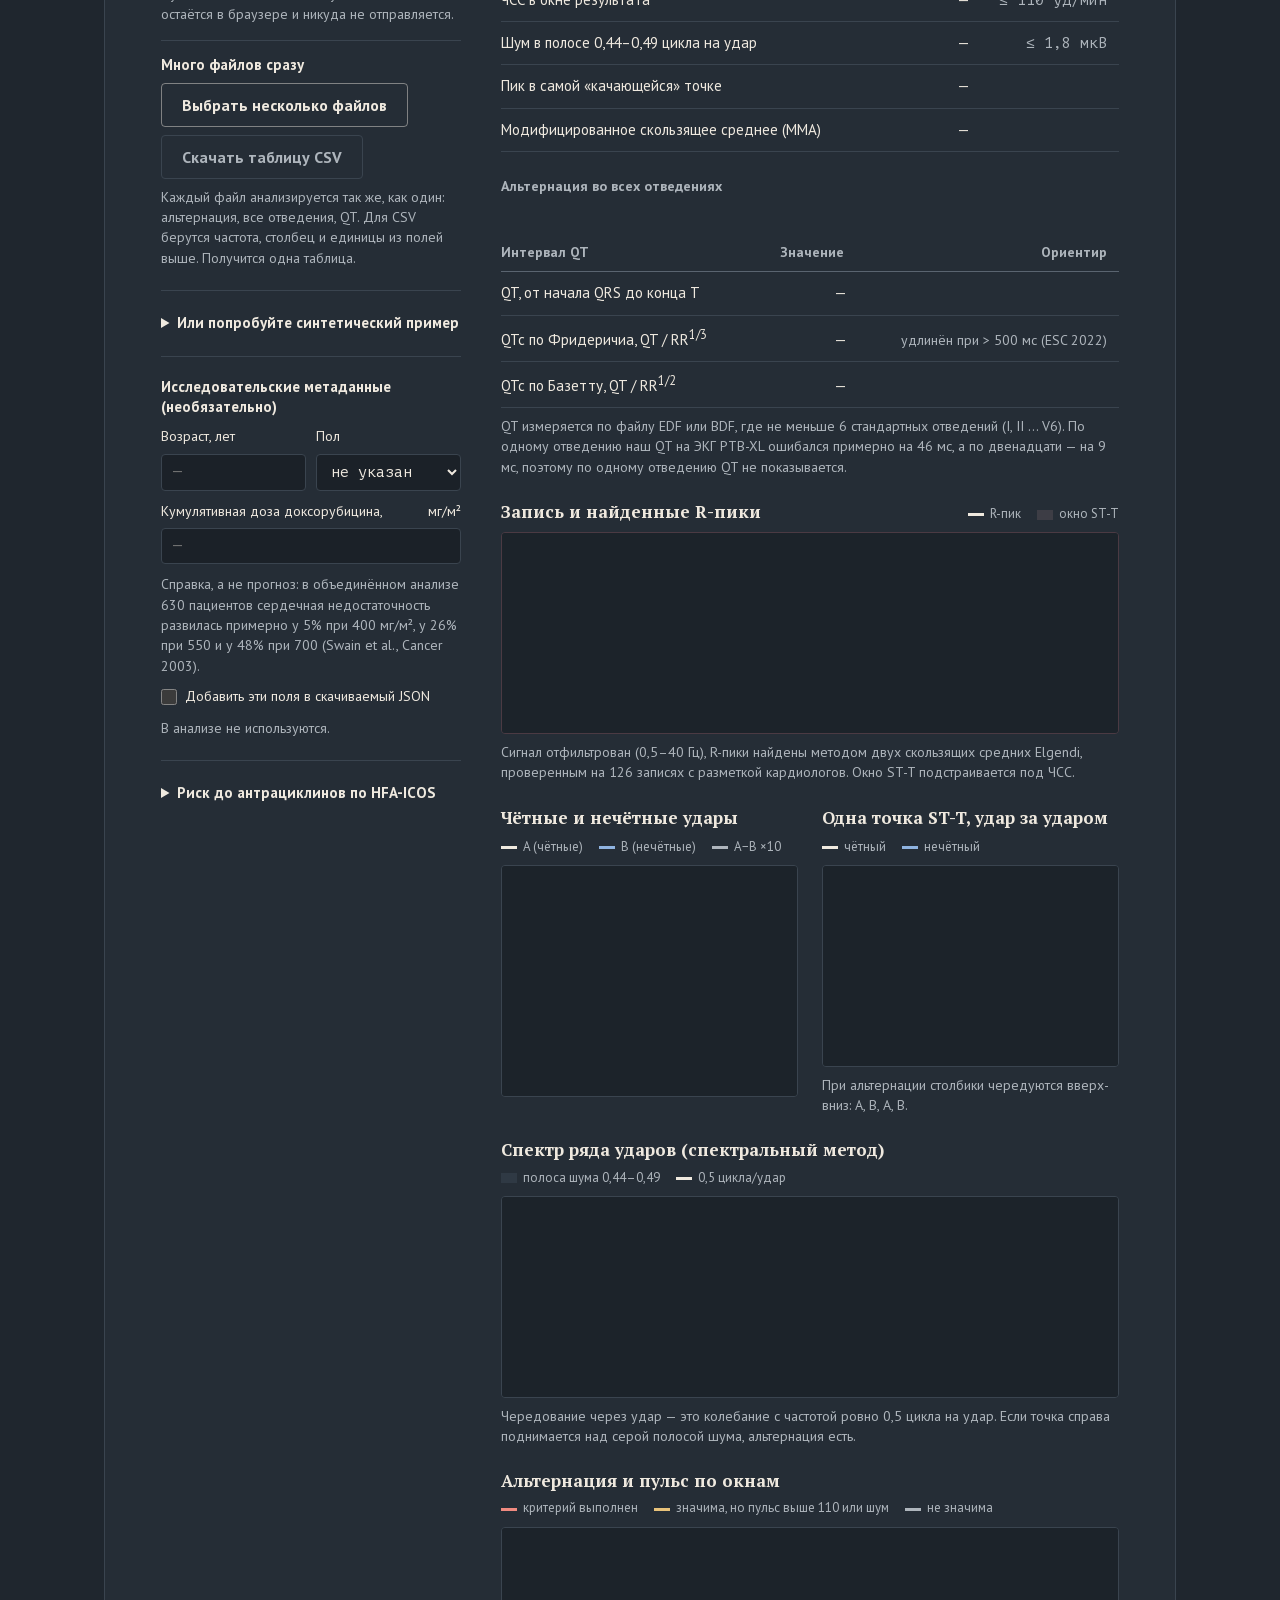
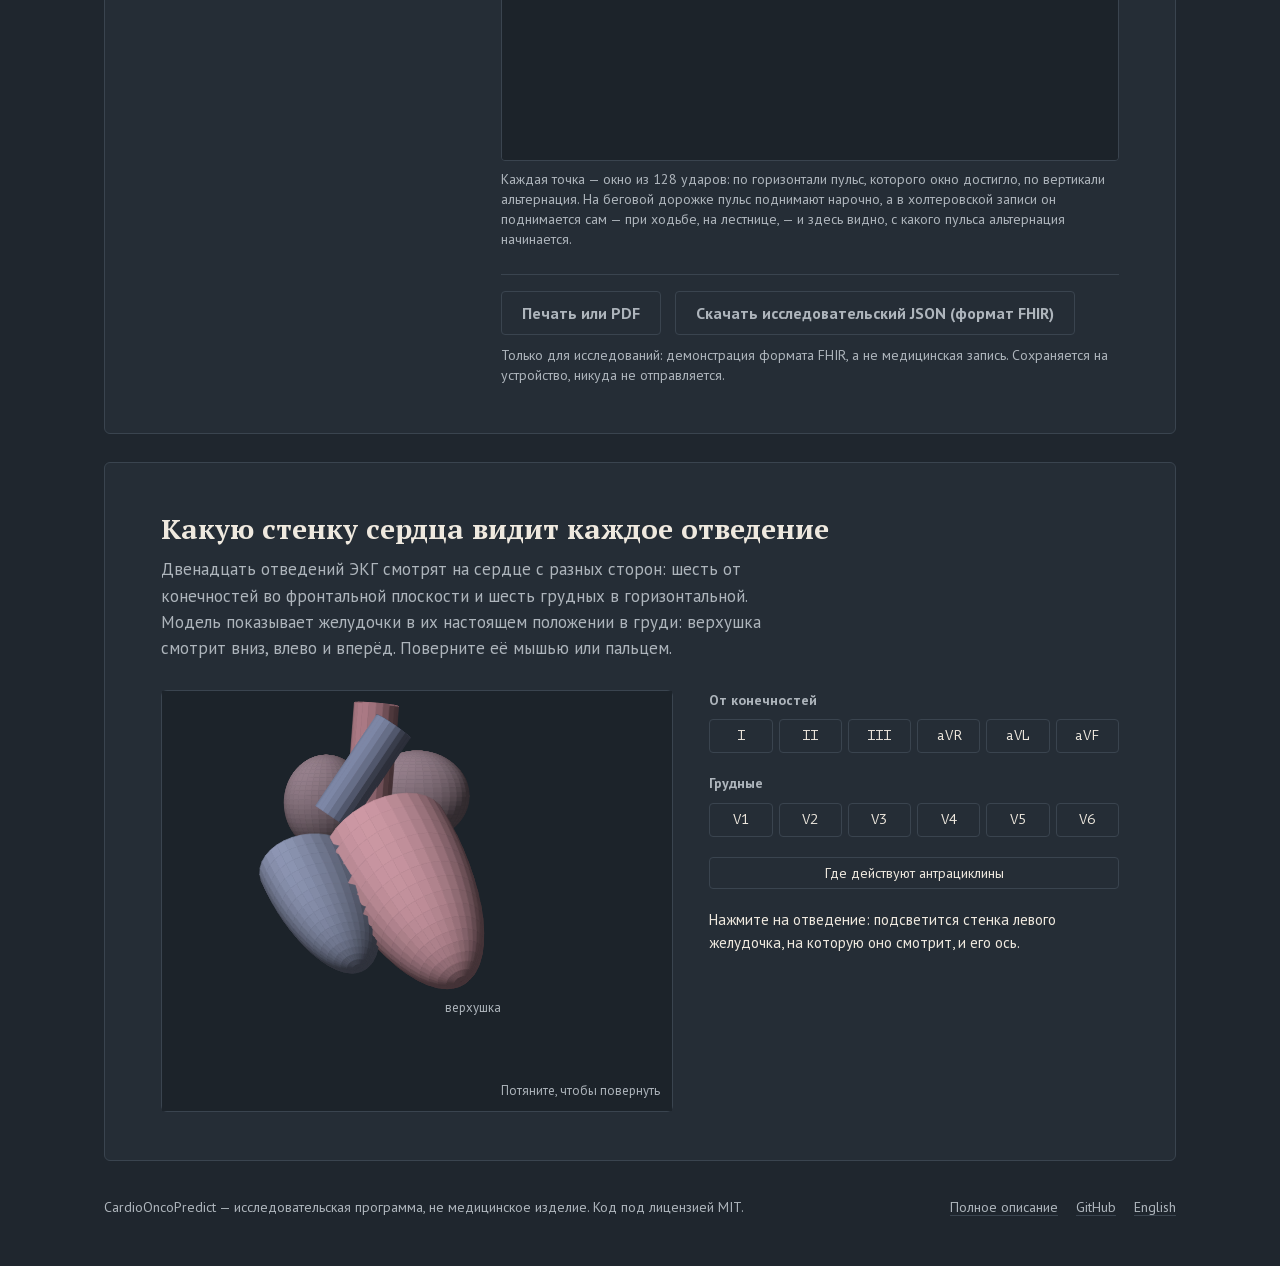
<file: ru.html>
<!DOCTYPE html>
<html lang="ru">
<head>
<meta charset="UTF-8">
<meta name="viewport" content="width=device-width, initial-scale=1, viewport-fit=cover">
<title>CardioOncoPredict</title>
<meta name="description" content="Открытая исследовательская программа: измеряет микровольтную альтернацию зубца T в одном отведении ЭКГ (EDF/EDF+ или CSV/TXT), чтобы проверить, предшествует ли она кардиотоксичности антрациклинов. Всё считается в браузере. Не медицинское изделие.">
<meta property="og:title" content="CardioOncoPredict">
<meta property="og:description" content="Открытая исследовательская программа для измерения микровольтной альтернации зубца T — проверка недоказанной гипотезы о раннем повреждении сердца антрациклинами. Не медицинское изделие.">
<link rel="alternate" hreflang="en" href="index.html">
<meta name="theme-color" content="#1f262e">
<link rel="manifest" href="manifest-ru.webmanifest">
<link rel="icon" type="image/png" sizes="192x192" href="assets/icons/icon-192.png">
<link rel="apple-touch-icon" href="assets/icons/apple-touch-icon.png">
<link rel="preload" href="assets/fonts/fraunces-var-latin.woff2" as="font" type="font/woff2" crossorigin>
<link rel="stylesheet" href="assets/css/fonts.css">
<link rel="stylesheet" href="assets/css/site.css">
</head>
<body>

<header class="topbar">
  <div class="wrap">
    <a class="brand" href="#top">
      <svg width="28" height="18" viewBox="0 0 28 18" aria-hidden="true"><path d="M1 11h6l2-4 3 10 3-16 3 12 2-2h7" fill="none" stroke="currentColor" stroke-width="2" stroke-linejoin="round" stroke-linecap="round"/></svg>
      CardioOncoPredict
    </a>
    <nav class="nav" aria-label="Разделы">
      <a href="#lab">Загрузка и анализ</a>
      <a href="#anatomy">Анатомия отведений</a>
      <a href="https://github.com/podpirovlab/multimodal-cardiotoxicity-ai/blob/main/README.ru.md">Полное описание</a>
      <a href="https://github.com/podpirovlab/multimodal-cardiotoxicity-ai">GitHub</a>
      <a class="lang" href="index.html" hreflang="en">EN</a>
    </nav>
  </div>
</header>

<main id="top">
  <section class="cover">
    <canvas class="cover-dots" aria-hidden="true"></canvas>
    <div class="wrap hero">
      <p class="wordmark">CardioOncoPredict</p>
      <h1>Может ли ритм сердца заранее предупредить о повреждении химиотерапией?</h1>
      <p class="sub">Химиотерапия антрациклинами спасает от рака, но может повредить сердце. Эта открытая исследовательская программа измеряет в записи ЭКГ микровольтную альтернацию зубца T — чередование его формы через удар на несколько микровольт. Появляется ли она раньше повреждения сердца — гипотеза, которую ещё не проверило ни одно опубликованное исследование. Проект создан, чтобы её проверить.</p>
      <div class="hero-actions">
          <a class="btn" href="#lab">Открыть инструмент</a>
          <a class="btn ghost" href="https://github.com/podpirovlab/multimodal-cardiotoxicity-ai/blob/main/README.ru.md">Как это работает, подробно</a>
        </div>
      <p class="notice"><strong>Исследовательская программа, не медицинское изделие.</strong> Не прошедший валидацию учебно-исследовательский прототип. Не зарегистрирован Росздравнадзором, не имеет разрешения FDA и маркировки CE. Не предназначен для диагностики, скрининга, мониторинга, прогноза или выбора лечения и не должен применяться при оказании медицинской помощи.</p>
    </div>
    <svg class="cover-ecg" viewBox="0 0 1200 90" preserveAspectRatio="none" aria-hidden="true" focusable="false"><polyline pathLength="1" points="0.0,64.8 1.5,64.8 3.0,64.8 4.5,64.8 6.0,64.8 7.5,64.8 9.0,64.8 10.5,64.8 12.0,64.8 13.5,64.8 15.0,64.6 16.5,64.1 18.0,62.8 19.5,60.9 21.0,59.5 22.5,59.7 24.0,61.4 25.5,63.1 27.0,64.2 28.5,64.7 30.0,64.8 31.5,65.1 33.0,69.2 34.5,49.8 36.0,11.8 37.5,56.2 39.0,75.4 40.5,66.4 42.0,64.8 43.5,64.8 45.0,64.8 46.5,64.8 48.0,64.8 49.5,64.7 51.0,64.7 52.5,64.5 54.0,64.3 55.5,63.8 57.0,63.1 58.5,62.0 60.0,60.4 61.5,58.4 63.0,56.0 64.5,53.6 66.0,51.3 67.5,49.6 69.0,48.7 70.5,48.8 72.0,49.9 73.5,51.8 75.0,54.1 76.5,56.6 78.0,58.9 79.5,60.8 81.0,62.3 82.5,63.3 84.0,64.0 85.5,64.4 87.0,64.6 88.5,64.7 90.0,64.8 91.5,64.8 93.0,64.8 94.5,64.8 96.0,64.8 97.5,64.8 99.0,64.8 100.5,64.8 102.0,64.8 103.5,64.8 105.0,64.8 106.5,64.8 108.0,64.8 109.5,64.8 111.0,64.8 112.5,64.8 114.0,64.8 115.5,64.8 117.0,64.8 118.5,64.8 120.1,64.8 121.6,64.8 123.1,64.8 124.6,64.8 126.1,64.8 127.6,64.8 129.1,64.8 130.6,64.8 132.1,64.8 133.6,64.8 135.1,64.6 136.6,64.0 138.1,62.7 139.6,60.9 141.1,59.5 142.6,59.8 144.1,61.4 145.6,63.2 147.1,64.3 148.6,64.7 150.1,64.8 151.6,65.2 153.1,69.3 154.6,48.2 156.1,12.0 157.6,57.9 159.1,75.1 160.6,66.2 162.1,64.8 163.6,64.8 165.1,64.8 166.6,64.8 168.1,64.8 169.6,64.8 171.1,64.7 172.6,64.6 174.1,64.4 175.6,64.1 177.1,63.5 178.6,62.7 180.1,61.5 181.6,60.0 183.1,58.3 184.6,56.5 186.1,54.8 187.6,53.6 189.1,53.0 190.6,53.1 192.1,53.9 193.6,55.3 195.1,57.0 196.6,58.8 198.1,60.5 199.6,61.9 201.1,63.0 202.6,63.7 204.1,64.2 205.6,64.5 207.1,64.6 208.6,64.7 210.1,64.8 211.6,64.8 213.1,64.8 214.6,64.8 216.1,64.8 217.6,64.8 219.1,64.8 220.6,64.8 222.1,64.8 223.6,64.8 225.1,64.8 226.6,64.8 228.1,64.8 229.6,64.8 231.1,64.8 232.6,64.8 234.1,64.8 235.6,64.8 237.1,64.8 238.6,64.8 240.1,64.8 241.6,64.8 243.1,64.8 244.6,64.8 246.1,64.8 247.6,64.8 249.1,64.8 250.6,64.8 252.1,64.8 253.6,64.8 255.1,64.6 256.6,64.0 258.1,62.7 259.6,60.8 261.1,59.5 262.6,59.8 264.1,61.5 265.6,63.2 267.1,64.3 268.6,64.7 270.1,64.8 271.6,65.2 273.1,69.3 274.6,46.6 276.1,12.3 277.6,59.5 279.1,74.8 280.6,66.1 282.1,64.8 283.6,64.8 285.1,64.8 286.6,64.8 288.1,64.8 289.6,64.7 291.1,64.7 292.6,64.5 294.1,64.3 295.6,63.8 297.1,63.0 298.6,61.9 300.1,60.3 301.6,58.2 303.1,55.9 304.6,53.4 306.1,51.1 307.6,49.5 309.1,48.7 310.6,48.8 312.1,50.0 313.6,51.9 315.1,54.3 316.6,56.8 318.1,59.0 319.6,60.9 321.1,62.3 322.6,63.3 324.1,64.0 325.6,64.4 327.1,64.6 328.6,64.7 330.1,64.8 331.6,64.8 333.1,64.8 334.6,64.8 336.1,64.8 337.6,64.8 339.1,64.8 340.6,64.8 342.1,64.8 343.6,64.8 345.1,64.8 346.6,64.8 348.1,64.8 349.6,64.8 351.1,64.8 352.6,64.8 354.1,64.8 355.6,64.8 357.1,64.8 358.6,64.8 360.2,64.8 361.7,64.8 363.2,64.8 364.7,64.8 366.2,64.8 367.7,64.8 369.2,64.8 370.7,64.8 372.2,64.8 373.7,64.8 375.2,64.6 376.7,64.0 378.2,62.6 379.7,60.8 381.2,59.5 382.7,59.8 384.2,61.5 385.7,63.3 387.2,64.3 388.7,64.7 390.2,64.8 391.7,65.3 393.2,69.4 394.7,44.9 396.2,12.8 397.7,61.0 399.2,74.5 400.7,65.9 402.2,64.8 403.7,64.8 405.2,64.8 406.7,64.8 408.2,64.8 409.7,64.8 411.2,64.7 412.7,64.6 414.2,64.4 415.7,64.0 417.2,63.5 418.7,62.6 420.2,61.4 421.7,59.9 423.2,58.2 424.7,56.4 426.2,54.7 427.7,53.5 429.2,52.9 430.7,53.1 432.2,54.0 433.7,55.4 435.2,57.2 436.7,59.0 438.2,60.6 439.7,62.0 441.2,63.0 442.7,63.8 444.2,64.2 445.7,64.5 447.2,64.7 448.7,64.7 450.2,64.8 451.7,64.8 453.2,64.8 454.7,64.8 456.2,64.8 457.7,64.8 459.2,64.8 460.7,64.8 462.2,64.8 463.7,64.8 465.2,64.8 466.7,64.8 468.2,64.8 469.7,64.8 471.2,64.8 472.7,64.8 474.2,64.8 475.7,64.8 477.2,64.8 478.7,64.8 480.2,64.8 481.7,64.8 483.2,64.8 484.7,64.8 486.2,64.8 487.7,64.8 489.2,64.8 490.7,64.8 492.2,64.8 493.7,64.8 495.2,64.6 496.7,63.9 498.2,62.6 499.7,60.7 501.2,59.5 502.7,59.9 504.2,61.6 505.7,63.3 507.2,64.3 508.7,64.7 510.2,64.8 511.7,65.3 513.2,69.4 514.7,43.2 516.2,13.4 517.7,62.5 519.2,74.2 520.7,65.8 522.2,64.8 523.7,64.8 525.2,64.8 526.7,64.8 528.2,64.8 529.7,64.7 531.2,64.7 532.7,64.5 534.2,64.2 535.7,63.7 537.2,63.0 538.7,61.8 540.2,60.1 541.7,58.1 543.2,55.7 544.7,53.2 546.2,51.0 547.7,49.4 549.2,48.6 550.7,48.9 552.2,50.1 553.7,52.1 555.2,54.5 556.7,56.9 558.2,59.2 559.7,61.0 561.2,62.4 562.7,63.4 564.2,64.0 565.7,64.4 567.2,64.6 568.7,64.7 570.2,64.8 571.7,64.8 573.2,64.8 574.7,64.8 576.2,64.8 577.7,64.8 579.2,64.8 580.7,64.8 582.2,64.8 583.7,64.8 585.2,64.8 586.7,64.8 588.2,64.8 589.7,64.8 591.2,64.8 592.7,64.8 594.2,64.8 595.7,64.8 597.2,64.8 598.7,64.8 600.3,64.8 601.8,64.8 603.3,64.8 604.8,64.8 606.3,64.8 607.8,64.8 609.3,64.8 610.8,64.8 612.3,64.8 613.8,64.8 615.3,64.6 616.8,63.9 618.3,62.5 619.8,60.6 621.3,59.4 622.8,59.9 624.3,61.7 625.8,63.4 627.3,64.3 628.8,64.7 630.3,64.8 631.8,65.4 633.3,69.3 634.8,41.5 636.3,14.1 637.8,63.9 639.3,73.9 640.8,65.7 642.3,64.8 643.8,64.8 645.3,64.8 646.8,64.8 648.3,64.8 649.8,64.8 651.3,64.7 652.8,64.6 654.3,64.4 655.8,64.0 657.3,63.4 658.8,62.5 660.3,61.3 661.8,59.8 663.3,58.1 664.8,56.3 666.3,54.6 667.8,53.5 669.3,52.9 670.8,53.2 672.3,54.1 673.8,55.5 675.3,57.3 676.8,59.1 678.3,60.7 679.8,62.1 681.3,63.1 682.8,63.8 684.3,64.2 685.8,64.5 687.3,64.7 688.8,64.7 690.3,64.8 691.8,64.8 693.3,64.8 694.8,64.8 696.3,64.8 697.8,64.8 699.3,64.8 700.8,64.8 702.3,64.8 703.8,64.8 705.3,64.8 706.8,64.8 708.3,64.8 709.8,64.8 711.3,64.8 712.8,64.8 714.3,64.8 715.8,64.8 717.3,64.8 718.8,64.8 720.3,64.8 721.8,64.8 723.3,64.8 724.8,64.8 726.3,64.8 727.8,64.8 729.3,64.8 730.8,64.8 732.3,64.8 733.8,64.8 735.3,64.5 736.8,63.9 738.3,62.5 739.8,60.6 741.3,59.4 742.8,60.0 744.3,61.7 745.8,63.4 747.3,64.4 748.8,64.7 750.3,64.8 751.8,65.5 753.3,69.3 754.8,39.7 756.3,15.0 757.8,65.2 759.3,73.5 760.8,65.6 762.3,64.8 763.8,64.8 765.3,64.8 766.8,64.8 768.3,64.8 769.8,64.7 771.3,64.7 772.8,64.5 774.3,64.2 775.8,63.7 777.3,62.9 778.8,61.7 780.3,60.0 781.8,57.9 783.3,55.5 784.8,53.1 786.3,50.9 787.8,49.3 789.3,48.6 790.8,48.9 792.3,50.2 793.8,52.2 795.3,54.6 796.8,57.1 798.3,59.3 799.8,61.1 801.3,62.5 802.8,63.4 804.3,64.1 805.8,64.4 807.3,64.6 808.8,64.7 810.3,64.8 811.8,64.8 813.3,64.8 814.8,64.8 816.3,64.8 817.8,64.8 819.3,64.8 820.8,64.8 822.3,64.8 823.8,64.8 825.3,64.8 826.8,64.8 828.3,64.8 829.8,64.8 831.3,64.8 832.8,64.8 834.3,64.8 835.8,64.8 837.3,64.8 838.8,64.8 840.4,64.8 841.9,64.8 843.4,64.8 844.9,64.8 846.4,64.8 847.9,64.8 849.4,64.8 850.9,64.8 852.4,64.8 853.9,64.7 855.4,64.5 856.9,63.8 858.4,62.4 859.9,60.5 861.4,59.4 862.9,60.0 864.4,61.8 865.9,63.5 867.4,64.4 868.9,64.7 870.4,64.8 871.9,65.6 873.4,69.1 874.9,38.0 876.4,16.0 877.9,66.5 879.4,73.2 880.9,65.5 882.4,64.8 883.9,64.8 885.4,64.8 886.9,64.8 888.4,64.8 889.9,64.8 891.4,64.7 892.9,64.6 894.4,64.4 895.9,64.0 897.4,63.4 898.9,62.5 900.4,61.2 901.9,59.7 903.4,57.9 904.9,56.1 906.4,54.5 907.9,53.4 909.4,52.9 910.9,53.2 912.4,54.2 913.9,55.6 915.4,57.4 916.9,59.2 918.4,60.8 919.9,62.1 921.4,63.1 922.9,63.8 924.4,64.3 925.9,64.5 927.4,64.7 928.9,64.7 930.4,64.8 931.9,64.8 933.4,64.8 934.9,64.8 936.4,64.8 937.9,64.8 939.4,64.8 940.9,64.8 942.4,64.8 943.9,64.8 945.4,64.8 946.9,64.8 948.4,64.8 949.9,64.8 951.4,64.8 952.9,64.8 954.4,64.8 955.9,64.8 957.4,64.8 958.9,64.8 960.4,64.8 961.9,64.8 963.4,64.8 964.9,64.8 966.4,64.8 967.9,64.8 969.4,64.8 970.9,64.8 972.4,64.8 973.9,64.7 975.4,64.5 976.9,63.8 978.4,62.3 979.9,60.5 981.4,59.4 982.9,60.1 984.4,61.9 985.9,63.5 987.4,64.4 988.9,64.7 990.4,64.8 991.9,65.7 993.4,69.0 994.9,36.2 996.4,17.2 997.9,67.7 999.4,72.8 1000.9,65.4 1002.4,64.8 1003.9,64.8 1005.4,64.8 1006.9,64.8 1008.4,64.8 1009.9,64.7 1011.4,64.7 1012.9,64.5 1014.4,64.2 1015.9,63.7 1017.4,62.8 1018.9,61.6 1020.4,59.9 1021.9,57.8 1023.4,55.4 1024.9,52.9 1026.4,50.8 1027.9,49.2 1029.4,48.6 1030.9,49.0 1032.4,50.3 1033.9,52.4 1035.4,54.8 1036.9,57.2 1038.4,59.4 1039.9,61.2 1041.4,62.6 1042.9,63.5 1044.4,64.1 1045.9,64.4 1047.4,64.6 1048.9,64.7 1050.4,64.8 1051.9,64.8 1053.4,64.8 1054.9,64.8 1056.4,64.8 1057.9,64.8 1059.4,64.8 1060.9,64.8 1062.4,64.8 1063.9,64.8 1065.4,64.8 1066.9,64.8 1068.4,64.8 1069.9,64.8 1071.4,64.8 1072.9,64.8 1074.4,64.8 1075.9,64.8 1077.4,64.8 1078.9,64.8 1080.5,64.8 1082.0,64.8 1083.5,64.8 1085.0,64.8 1086.5,64.8 1088.0,64.8 1089.5,64.8 1091.0,64.8 1092.5,64.8 1094.0,64.7 1095.5,64.5 1097.0,63.8 1098.5,62.3 1100.0,60.4 1101.5,59.4 1103.0,60.1 1104.5,61.9 1106.0,63.6 1107.5,64.4 1109.0,64.7 1110.5,64.8 1112.0,65.8 1113.5,68.8 1115.0,34.4 1116.5,18.4 1118.0,68.8 1119.5,72.4 1121.0,65.4 1122.5,64.8 1124.0,64.8 1125.5,64.8 1127.0,64.8 1128.5,64.8 1130.0,64.7 1131.5,64.7 1133.0,64.6 1134.5,64.3 1136.0,63.9 1137.5,63.3 1139.0,62.4 1140.5,61.1 1142.0,59.6 1143.5,57.8 1145.0,56.0 1146.5,54.5 1148.0,53.4 1149.5,52.9 1151.0,53.2 1152.5,54.2 1154.0,55.7 1155.5,57.5 1157.0,59.3 1158.5,60.9 1160.0,62.2 1161.5,63.2 1163.0,63.9 1164.5,64.3 1166.0,64.5 1167.5,64.7 1169.0,64.7 1170.5,64.8 1172.0,64.8 1173.5,64.8 1175.0,64.8 1176.5,64.8 1178.0,64.8 1179.5,64.8 1181.0,64.8 1182.5,64.8 1184.0,64.8 1185.5,64.8 1187.0,64.8 1188.5,64.8 1190.0,64.8 1191.5,64.8 1193.0,64.8 1194.5,64.8 1196.0,64.8 1197.5,64.8 1199.0,64.8"/><polyline class="glow" pathLength="1" points="0.0,64.8 1.5,64.8 3.0,64.8 4.5,64.8 6.0,64.8 7.5,64.8 9.0,64.8 10.5,64.8 12.0,64.8 13.5,64.8 15.0,64.6 16.5,64.1 18.0,62.8 19.5,60.9 21.0,59.5 22.5,59.7 24.0,61.4 25.5,63.1 27.0,64.2 28.5,64.7 30.0,64.8 31.5,65.1 33.0,69.2 34.5,49.8 36.0,11.8 37.5,56.2 39.0,75.4 40.5,66.4 42.0,64.8 43.5,64.8 45.0,64.8 46.5,64.8 48.0,64.8 49.5,64.7 51.0,64.7 52.5,64.5 54.0,64.3 55.5,63.8 57.0,63.1 58.5,62.0 60.0,60.4 61.5,58.4 63.0,56.0 64.5,53.6 66.0,51.3 67.5,49.6 69.0,48.7 70.5,48.8 72.0,49.9 73.5,51.8 75.0,54.1 76.5,56.6 78.0,58.9 79.5,60.8 81.0,62.3 82.5,63.3 84.0,64.0 85.5,64.4 87.0,64.6 88.5,64.7 90.0,64.8 91.5,64.8 93.0,64.8 94.5,64.8 96.0,64.8 97.5,64.8 99.0,64.8 100.5,64.8 102.0,64.8 103.5,64.8 105.0,64.8 106.5,64.8 108.0,64.8 109.5,64.8 111.0,64.8 112.5,64.8 114.0,64.8 115.5,64.8 117.0,64.8 118.5,64.8 120.1,64.8 121.6,64.8 123.1,64.8 124.6,64.8 126.1,64.8 127.6,64.8 129.1,64.8 130.6,64.8 132.1,64.8 133.6,64.8 135.1,64.6 136.6,64.0 138.1,62.7 139.6,60.9 141.1,59.5 142.6,59.8 144.1,61.4 145.6,63.2 147.1,64.3 148.6,64.7 150.1,64.8 151.6,65.2 153.1,69.3 154.6,48.2 156.1,12.0 157.6,57.9 159.1,75.1 160.6,66.2 162.1,64.8 163.6,64.8 165.1,64.8 166.6,64.8 168.1,64.8 169.6,64.8 171.1,64.7 172.6,64.6 174.1,64.4 175.6,64.1 177.1,63.5 178.6,62.7 180.1,61.5 181.6,60.0 183.1,58.3 184.6,56.5 186.1,54.8 187.6,53.6 189.1,53.0 190.6,53.1 192.1,53.9 193.6,55.3 195.1,57.0 196.6,58.8 198.1,60.5 199.6,61.9 201.1,63.0 202.6,63.7 204.1,64.2 205.6,64.5 207.1,64.6 208.6,64.7 210.1,64.8 211.6,64.8 213.1,64.8 214.6,64.8 216.1,64.8 217.6,64.8 219.1,64.8 220.6,64.8 222.1,64.8 223.6,64.8 225.1,64.8 226.6,64.8 228.1,64.8 229.6,64.8 231.1,64.8 232.6,64.8 234.1,64.8 235.6,64.8 237.1,64.8 238.6,64.8 240.1,64.8 241.6,64.8 243.1,64.8 244.6,64.8 246.1,64.8 247.6,64.8 249.1,64.8 250.6,64.8 252.1,64.8 253.6,64.8 255.1,64.6 256.6,64.0 258.1,62.7 259.6,60.8 261.1,59.5 262.6,59.8 264.1,61.5 265.6,63.2 267.1,64.3 268.6,64.7 270.1,64.8 271.6,65.2 273.1,69.3 274.6,46.6 276.1,12.3 277.6,59.5 279.1,74.8 280.6,66.1 282.1,64.8 283.6,64.8 285.1,64.8 286.6,64.8 288.1,64.8 289.6,64.7 291.1,64.7 292.6,64.5 294.1,64.3 295.6,63.8 297.1,63.0 298.6,61.9 300.1,60.3 301.6,58.2 303.1,55.9 304.6,53.4 306.1,51.1 307.6,49.5 309.1,48.7 310.6,48.8 312.1,50.0 313.6,51.9 315.1,54.3 316.6,56.8 318.1,59.0 319.6,60.9 321.1,62.3 322.6,63.3 324.1,64.0 325.6,64.4 327.1,64.6 328.6,64.7 330.1,64.8 331.6,64.8 333.1,64.8 334.6,64.8 336.1,64.8 337.6,64.8 339.1,64.8 340.6,64.8 342.1,64.8 343.6,64.8 345.1,64.8 346.6,64.8 348.1,64.8 349.6,64.8 351.1,64.8 352.6,64.8 354.1,64.8 355.6,64.8 357.1,64.8 358.6,64.8 360.2,64.8 361.7,64.8 363.2,64.8 364.7,64.8 366.2,64.8 367.7,64.8 369.2,64.8 370.7,64.8 372.2,64.8 373.7,64.8 375.2,64.6 376.7,64.0 378.2,62.6 379.7,60.8 381.2,59.5 382.7,59.8 384.2,61.5 385.7,63.3 387.2,64.3 388.7,64.7 390.2,64.8 391.7,65.3 393.2,69.4 394.7,44.9 396.2,12.8 397.7,61.0 399.2,74.5 400.7,65.9 402.2,64.8 403.7,64.8 405.2,64.8 406.7,64.8 408.2,64.8 409.7,64.8 411.2,64.7 412.7,64.6 414.2,64.4 415.7,64.0 417.2,63.5 418.7,62.6 420.2,61.4 421.7,59.9 423.2,58.2 424.7,56.4 426.2,54.7 427.7,53.5 429.2,52.9 430.7,53.1 432.2,54.0 433.7,55.4 435.2,57.2 436.7,59.0 438.2,60.6 439.7,62.0 441.2,63.0 442.7,63.8 444.2,64.2 445.7,64.5 447.2,64.7 448.7,64.7 450.2,64.8 451.7,64.8 453.2,64.8 454.7,64.8 456.2,64.8 457.7,64.8 459.2,64.8 460.7,64.8 462.2,64.8 463.7,64.8 465.2,64.8 466.7,64.8 468.2,64.8 469.7,64.8 471.2,64.8 472.7,64.8 474.2,64.8 475.7,64.8 477.2,64.8 478.7,64.8 480.2,64.8 481.7,64.8 483.2,64.8 484.7,64.8 486.2,64.8 487.7,64.8 489.2,64.8 490.7,64.8 492.2,64.8 493.7,64.8 495.2,64.6 496.7,63.9 498.2,62.6 499.7,60.7 501.2,59.5 502.7,59.9 504.2,61.6 505.7,63.3 507.2,64.3 508.7,64.7 510.2,64.8 511.7,65.3 513.2,69.4 514.7,43.2 516.2,13.4 517.7,62.5 519.2,74.2 520.7,65.8 522.2,64.8 523.7,64.8 525.2,64.8 526.7,64.8 528.2,64.8 529.7,64.7 531.2,64.7 532.7,64.5 534.2,64.2 535.7,63.7 537.2,63.0 538.7,61.8 540.2,60.1 541.7,58.1 543.2,55.7 544.7,53.2 546.2,51.0 547.7,49.4 549.2,48.6 550.7,48.9 552.2,50.1 553.7,52.1 555.2,54.5 556.7,56.9 558.2,59.2 559.7,61.0 561.2,62.4 562.7,63.4 564.2,64.0 565.7,64.4 567.2,64.6 568.7,64.7 570.2,64.8 571.7,64.8 573.2,64.8 574.7,64.8 576.2,64.8 577.7,64.8 579.2,64.8 580.7,64.8 582.2,64.8 583.7,64.8 585.2,64.8 586.7,64.8 588.2,64.8 589.7,64.8 591.2,64.8 592.7,64.8 594.2,64.8 595.7,64.8 597.2,64.8 598.7,64.8 600.3,64.8 601.8,64.8 603.3,64.8 604.8,64.8 606.3,64.8 607.8,64.8 609.3,64.8 610.8,64.8 612.3,64.8 613.8,64.8 615.3,64.6 616.8,63.9 618.3,62.5 619.8,60.6 621.3,59.4 622.8,59.9 624.3,61.7 625.8,63.4 627.3,64.3 628.8,64.7 630.3,64.8 631.8,65.4 633.3,69.3 634.8,41.5 636.3,14.1 637.8,63.9 639.3,73.9 640.8,65.7 642.3,64.8 643.8,64.8 645.3,64.8 646.8,64.8 648.3,64.8 649.8,64.8 651.3,64.7 652.8,64.6 654.3,64.4 655.8,64.0 657.3,63.4 658.8,62.5 660.3,61.3 661.8,59.8 663.3,58.1 664.8,56.3 666.3,54.6 667.8,53.5 669.3,52.9 670.8,53.2 672.3,54.1 673.8,55.5 675.3,57.3 676.8,59.1 678.3,60.7 679.8,62.1 681.3,63.1 682.8,63.8 684.3,64.2 685.8,64.5 687.3,64.7 688.8,64.7 690.3,64.8 691.8,64.8 693.3,64.8 694.8,64.8 696.3,64.8 697.8,64.8 699.3,64.8 700.8,64.8 702.3,64.8 703.8,64.8 705.3,64.8 706.8,64.8 708.3,64.8 709.8,64.8 711.3,64.8 712.8,64.8 714.3,64.8 715.8,64.8 717.3,64.8 718.8,64.8 720.3,64.8 721.8,64.8 723.3,64.8 724.8,64.8 726.3,64.8 727.8,64.8 729.3,64.8 730.8,64.8 732.3,64.8 733.8,64.8 735.3,64.5 736.8,63.9 738.3,62.5 739.8,60.6 741.3,59.4 742.8,60.0 744.3,61.7 745.8,63.4 747.3,64.4 748.8,64.7 750.3,64.8 751.8,65.5 753.3,69.3 754.8,39.7 756.3,15.0 757.8,65.2 759.3,73.5 760.8,65.6 762.3,64.8 763.8,64.8 765.3,64.8 766.8,64.8 768.3,64.8 769.8,64.7 771.3,64.7 772.8,64.5 774.3,64.2 775.8,63.7 777.3,62.9 778.8,61.7 780.3,60.0 781.8,57.9 783.3,55.5 784.8,53.1 786.3,50.9 787.8,49.3 789.3,48.6 790.8,48.9 792.3,50.2 793.8,52.2 795.3,54.6 796.8,57.1 798.3,59.3 799.8,61.1 801.3,62.5 802.8,63.4 804.3,64.1 805.8,64.4 807.3,64.6 808.8,64.7 810.3,64.8 811.8,64.8 813.3,64.8 814.8,64.8 816.3,64.8 817.8,64.8 819.3,64.8 820.8,64.8 822.3,64.8 823.8,64.8 825.3,64.8 826.8,64.8 828.3,64.8 829.8,64.8 831.3,64.8 832.8,64.8 834.3,64.8 835.8,64.8 837.3,64.8 838.8,64.8 840.4,64.8 841.9,64.8 843.4,64.8 844.9,64.8 846.4,64.8 847.9,64.8 849.4,64.8 850.9,64.8 852.4,64.8 853.9,64.7 855.4,64.5 856.9,63.8 858.4,62.4 859.9,60.5 861.4,59.4 862.9,60.0 864.4,61.8 865.9,63.5 867.4,64.4 868.9,64.7 870.4,64.8 871.9,65.6 873.4,69.1 874.9,38.0 876.4,16.0 877.9,66.5 879.4,73.2 880.9,65.5 882.4,64.8 883.9,64.8 885.4,64.8 886.9,64.8 888.4,64.8 889.9,64.8 891.4,64.7 892.9,64.6 894.4,64.4 895.9,64.0 897.4,63.4 898.9,62.5 900.4,61.2 901.9,59.7 903.4,57.9 904.9,56.1 906.4,54.5 907.9,53.4 909.4,52.9 910.9,53.2 912.4,54.2 913.9,55.6 915.4,57.4 916.9,59.2 918.4,60.8 919.9,62.1 921.4,63.1 922.9,63.8 924.4,64.3 925.9,64.5 927.4,64.7 928.9,64.7 930.4,64.8 931.9,64.8 933.4,64.8 934.9,64.8 936.4,64.8 937.9,64.8 939.4,64.8 940.9,64.8 942.4,64.8 943.9,64.8 945.4,64.8 946.9,64.8 948.4,64.8 949.9,64.8 951.4,64.8 952.9,64.8 954.4,64.8 955.9,64.8 957.4,64.8 958.9,64.8 960.4,64.8 961.9,64.8 963.4,64.8 964.9,64.8 966.4,64.8 967.9,64.8 969.4,64.8 970.9,64.8 972.4,64.8 973.9,64.7 975.4,64.5 976.9,63.8 978.4,62.3 979.9,60.5 981.4,59.4 982.9,60.1 984.4,61.9 985.9,63.5 987.4,64.4 988.9,64.7 990.4,64.8 991.9,65.7 993.4,69.0 994.9,36.2 996.4,17.2 997.9,67.7 999.4,72.8 1000.9,65.4 1002.4,64.8 1003.9,64.8 1005.4,64.8 1006.9,64.8 1008.4,64.8 1009.9,64.7 1011.4,64.7 1012.9,64.5 1014.4,64.2 1015.9,63.7 1017.4,62.8 1018.9,61.6 1020.4,59.9 1021.9,57.8 1023.4,55.4 1024.9,52.9 1026.4,50.8 1027.9,49.2 1029.4,48.6 1030.9,49.0 1032.4,50.3 1033.9,52.4 1035.4,54.8 1036.9,57.2 1038.4,59.4 1039.9,61.2 1041.4,62.6 1042.9,63.5 1044.4,64.1 1045.9,64.4 1047.4,64.6 1048.9,64.7 1050.4,64.8 1051.9,64.8 1053.4,64.8 1054.9,64.8 1056.4,64.8 1057.9,64.8 1059.4,64.8 1060.9,64.8 1062.4,64.8 1063.9,64.8 1065.4,64.8 1066.9,64.8 1068.4,64.8 1069.9,64.8 1071.4,64.8 1072.9,64.8 1074.4,64.8 1075.9,64.8 1077.4,64.8 1078.9,64.8 1080.5,64.8 1082.0,64.8 1083.5,64.8 1085.0,64.8 1086.5,64.8 1088.0,64.8 1089.5,64.8 1091.0,64.8 1092.5,64.8 1094.0,64.7 1095.5,64.5 1097.0,63.8 1098.5,62.3 1100.0,60.4 1101.5,59.4 1103.0,60.1 1104.5,61.9 1106.0,63.6 1107.5,64.4 1109.0,64.7 1110.5,64.8 1112.0,65.8 1113.5,68.8 1115.0,34.4 1116.5,18.4 1118.0,68.8 1119.5,72.4 1121.0,65.4 1122.5,64.8 1124.0,64.8 1125.5,64.8 1127.0,64.8 1128.5,64.8 1130.0,64.7 1131.5,64.7 1133.0,64.6 1134.5,64.3 1136.0,63.9 1137.5,63.3 1139.0,62.4 1140.5,61.1 1142.0,59.6 1143.5,57.8 1145.0,56.0 1146.5,54.5 1148.0,53.4 1149.5,52.9 1151.0,53.2 1152.5,54.2 1154.0,55.7 1155.5,57.5 1157.0,59.3 1158.5,60.9 1160.0,62.2 1161.5,63.2 1163.0,63.9 1164.5,64.3 1166.0,64.5 1167.5,64.7 1169.0,64.7 1170.5,64.8 1172.0,64.8 1173.5,64.8 1175.0,64.8 1176.5,64.8 1178.0,64.8 1179.5,64.8 1181.0,64.8 1182.5,64.8 1184.0,64.8 1185.5,64.8 1187.0,64.8 1188.5,64.8 1190.0,64.8 1191.5,64.8 1193.0,64.8 1194.5,64.8 1196.0,64.8 1197.5,64.8 1199.0,64.8"/></svg>
  </section>

  <!-- ===================== UPLOAD & ANALYSE ===================== -->
  <section class="wrap" id="lab">
    <div class="sheet">
      <div class="block-head">
        <h2>Попробуйте на открытой исследовательской записи</h2>
        <p class="lede">Назначение: обучение и исследования в области обработки сигналов. Загрузите одно отведение общедоступной или надлежащим образом обезличенной ЭКГ — например, с PhysioNet — в формате EDF/EDF+ или обычного CSV/TXT, не короче 1–2 минут. Браузер проведёт тот же анализ, что и Python-код проекта; ничего не покидает ваше устройство. Не загружайте записи, позволяющие установить личность. Нет файла под рукой — откройте синтетический пример ниже.</p>
      </div>
      <div class="lab">
        <form class="controls" onsubmit="return false" aria-label="Запись и исследовательские метаданные">
          <div class="file">
            <b class="group" id="f-file-title">Загрузите ЭКГ (EDF, BDF или CSV/TXT)</b>
            <input type="file" id="f-file" class="sr-only" accept=".edf,.bdf,.csv,.txt,text/csv,text/plain" aria-describedby="f-file-title">
            <div class="pick-row"><label for="f-file" class="btn ghost pick">Выбрать файл</label><button type="button" class="btn ghost" id="b-sample">Открыть настоящую ЭКГ</button></div>
            <span class="hint drop-hint">или перетащите файл сюда</span>
            <div id="f-edf-wrap" hidden>
              <div class="ctl"><label for="f-edf-channel">Канал (отведение)</label><select id="f-edf-channel"></select></div>
              <div class="anon"><p class="hint" id="f-anon-text" aria-live="polite"></p><button type="button" class="btn ghost" id="b-anon">Скачать обезличенную копию</button></div>
            </div>
            <div id="f-csv-wrap">
              <div class="row">
                <div class="ctl"><label for="f-fs">Частота, Гц</label><input type="number" id="f-fs" value="500" min="50" max="10000"></div>
                <div class="ctl"><label for="f-col">Столбец</label><input type="number" id="f-col" value="0" min="0" max="20"></div>
              </div>
              <div class="ctl"><label for="f-unit">Единицы</label><select id="f-unit"><option value="mv">мВ</option><option value="uv">мкВ</option></select></div>
            </div>
            <div class="ctl"><label for="f-lead">Отведение (если известно)</label><select id="f-lead"><option value="">не указано</option><option value="I">I</option><option value="II">II</option><option value="III">III</option><option value="aVR">aVR</option><option value="aVL">aVL</option><option value="aVF">aVF</option><option value="V1">V1</option><option value="V2">V2</option><option value="V3">V3</option><option value="V4">V4</option><option value="V5">V5</option><option value="V6">V6</option></select></div>
            <span class="hint" id="f-status">Нужно не меньше 1–2 минут записи. Файл остаётся в браузере и никуда не отправляется.</span>
            <div class="batch">
              <b class="group" id="f-batch-title">Много файлов сразу</b>
              <input type="file" id="f-batch" class="sr-only" multiple accept=".edf,.bdf,.csv,.txt,text/csv,text/plain" aria-describedby="f-batch-title">
              <div class="pick-row"><label for="f-batch" class="btn ghost pick">Выбрать несколько файлов</label><button type="button" class="btn ghost" id="b-batch-csv" disabled>Скачать таблицу CSV</button></div>
              <span class="hint" id="f-batch-status" aria-live="polite">Каждый файл анализируется так же, как один: альтернация, все отведения, QT. Для CSV берутся частота, столбец и единицы из полей выше. Получится одна таблица.</span>
            </div>
          </div>

          <details class="demo">
            <summary>Или попробуйте синтетический пример</summary>
            <div style="display:grid; gap:18px; padding-top:14px;">
              <div class="presets" role="group" aria-label="Готовые сценарии">
                <button type="button" class="chip" data-preset='{"alt":0,"noise":15,"hr":108,"tamp":0.35,"mains":0}' aria-pressed="false">Норма, нагрузка</button>
                <button type="button" class="chip" data-preset='{"alt":6,"noise":15,"hr":78,"tamp":0.26,"mains":10}' aria-pressed="false">Скрытая TWA</button>
                <button type="button" class="chip" data-preset='{"alt":25,"noise":20,"hr":96,"tamp":0.2,"mains":10}' aria-pressed="false">Выраженная TWA</button>
                <button type="button" class="chip" data-preset='{"alt":4,"noise":70,"hr":80,"tamp":0.3,"mains":40}' aria-pressed="false">Шум мешает</button>
              </div>
              <div class="ctl">
                <label for="s-alt">Альтернация зубца T <output id="o-alt" for="s-alt"></output></label>
                <input type="range" id="s-alt" min="0" max="60" step="0.5" value="12">
                <span class="hint">На сколько чётные и нечётные удары отличаются от среднего</span>
              </div>
              <div class="ctl">
                <label for="s-noise">Мышечный шум <output id="o-noise" for="s-noise"></output></label>
                <input type="range" id="s-noise" min="0" max="100" step="1" value="15">
              </div>
              <div class="ctl">
                <label for="s-hr">Частота сердечных сокращений <output id="o-hr" for="s-hr"></output></label>
                <input type="range" id="s-hr" min="45" max="130" step="1" value="80">
              </div>
              <div class="ctl">
                <label for="s-tamp">Амплитуда зубца T <output id="o-tamp" for="s-tamp"></output></label>
                <input type="range" id="s-tamp" min="0.05" max="0.5" step="0.01" value="0.3">
              </div>
              <div class="ctl">
                <label for="s-mains">Сетевая наводка 50 Гц <output id="o-mains" for="s-mains"></output></label>
                <input type="range" id="s-mains" min="0" max="100" step="1" value="10">
              </div>
              <button type="button" class="btn ghost" id="b-reseed">Новая запись с тем же сценарием</button>
            </div>
          </details>

          <div class="patient">
            <b class="group">Исследовательские метаданные (необязательно)</b>
            <div class="row">
              <div class="ctl"><label for="p-age">Возраст, лет</label><input type="number" id="p-age" min="0" max="120" placeholder="—"></div>
              <div class="ctl"><label for="p-sex">Пол</label><select id="p-sex"><option value="">не указан</option><option value="male">мужской</option><option value="female">женский</option></select></div>
            </div>
            <div class="ctl"><label for="p-dose">Кумулятивная доза доксорубицина, <span style="white-space:nowrap">мг/м²</span></label><input type="number" id="p-dose" min="0" max="1200" placeholder="—"></div>
            <span class="hint">Справка, а не прогноз: в объединённом анализе 630 пациентов сердечная недостаточность развилась примерно у 5% при 400 мг/м², у 26% при 550 и у 48% при 700 (Swain et al., Cancer 2003).</span>
            <label class="check"><input type="checkbox" id="p-include"> Добавить эти поля в скачиваемый JSON</label>
            <span class="hint">В анализе не используются.</span>
          </div>

          <details class="hfa" id="hfa">
            <summary>Риск до антрациклинов по HFA-ICOS</summary>
            <p class="hint">Таблица 2 позиционного документа HFA ESC и ICOS (Lyon et al., Eur J Heart Fail 2020): отметьте, что есть у пациента до начала антрациклинов. Инструмент для врача, не прогноз для конкретного человека.</p>
            <div id="hfa-form"></div>
            <div class="hfa-result" id="hfa-result" aria-live="polite"></div>
          </details>
        </form>

        <div class="panels">
          <dl class="fields">
            <div><dt>Запись</dt><dd id="f-rec">—</dd></div>
            <div><dt>Анализ</dt><dd id="f-beats">—</dd></div>
            <div><dt>ЧСС</dt><dd id="m-hr">—</dd></div>
            <div><dt>Алгоритм</dt><dd id="f-ver">—</dd></div>
            <div><dt>Отведение</dt><dd id="f-lead-out">—</dd></div>
          </dl>
          <div class="verdict none" id="verdict" aria-live="polite"><span class="label">Заключение</span><span class="pill">Запись не загружена</span><p>Загрузите запись или откройте пример ниже.</p></div>
          <p class="hint result-note">Только исследовательский показатель, не диагноз. Не валидирован для выявления кардиотоксичности.</p>
          <table class="criteria">
            <thead><tr><th>Показатель</th><th class="num">Значение</th><th class="num">Условие метода</th></tr></thead>
            <tbody>
              <tr><td>Альтернация V<sub>alt</sub>, RMS по окну ST-T</td><td class="num" id="m-valt">—</td><td class="num cond">≥ 1,9 мкВ</td></tr>
              <tr><td>Отношение сигнал/шум K</td><td class="num" id="m-k">—</td><td class="num cond">≥ 3</td></tr>
              <tr><td>ЧСС в окне результата</td><td class="num" id="m-whr">—</td><td class="num cond">≤ 110 уд/мин</td></tr>
              <tr><td>Шум в полосе 0,44–0,49 цикла на удар</td><td class="num" id="m-noise">—</td><td class="num cond">≤ 1,8 мкВ</td></tr>
              <tr><td>Пик в самой «качающейся» точке</td><td class="num" id="m-peak">—</td><td class="num cond"></td></tr>
              <tr><td>Модифицированное скользящее среднее (MMA)</td><td class="num" id="m-mma">—</td><td class="num cond"></td></tr>
            </tbody>
          </table>
          <div class="leads-block" id="leads-block" hidden>
            <div class="leads-head"><span class="leads-title">Альтернация во всех отведениях</span><span class="hint" id="leads-sub"></span></div>
            <div class="lead-grid" id="lead-grid" role="group" aria-label="Альтернация по отведениям, в раскладке печатной ЭКГ в 12 отведениях"></div>
            <p class="hint leads-note" id="leads-note" aria-live="polite"></p>
          </div>
          <div class="qt-block">
            <table class="criteria" aria-describedby="qt-note">
              <thead><tr><th>Интервал QT</th><th class="num">Значение</th><th class="num">Ориентир</th></tr></thead>
              <tbody>
                <tr><td>QT, от начала QRS до конца T</td><td class="num" id="m-qt">—</td><td class="num cond"></td></tr>
                <tr><td>QTc по Фридеричиа, QT / RR<sup>1/3</sup></td><td class="num" id="m-qtcf">—</td><td class="num cond wrap">удлинён при &gt;&nbsp;500&nbsp;мс (ESC&nbsp;2022)</td></tr>
                <tr><td>QTc по Базетту, QT / RR<sup>1/2</sup></td><td class="num" id="m-qtcb">—</td><td class="num cond"></td></tr>
              </tbody>
            </table>
            <p class="hint qt-note" id="qt-note">QT измеряется по файлу EDF или BDF, где не меньше 6 стандартных отведений.</p>
          </div>
          <div class="panel paper">
            <div class="panel-head"><h3>Запись и найденные R-пики</h3><span class="legend"><span><i style="background:var(--rpeak)"></i>R-пик</span><span><i style="background:var(--window); height:10px"></i>окно ST-T</span></span></div>
            <canvas id="c-strip" height="200"></canvas>
            <p class="explain">Сигнал отфильтрован (0,5–40 Гц), R-пики найдены методом двух скользящих средних Elgendi, проверенным на 126 записях с разметкой кардиологов. Окно ST-T подстраивается под ЧСС.</p>
          </div>
          <div class="two">
            <div class="panel">
              <div class="panel-head"><h3>Чётные и нечётные удары</h3></div>
              <div class="panel-head"><span class="legend"><span><i style="background:var(--even)"></i>A (чётные)</span><span><i style="background:var(--odd)"></i>B (нечётные)</span><span><i style="background:var(--muted)"></i>A−B ×10</span></span></div>
              <canvas id="c-overlay" height="230"></canvas>
            </div>
            <div class="panel">
              <div class="panel-head"><h3>Одна точка ST-T, удар за ударом</h3></div>
              <div class="panel-head"><span class="legend"><span><i style="background:var(--even)"></i>чётный</span><span><i style="background:var(--odd)"></i>нечётный</span></span></div>
              <canvas id="c-series" height="200"></canvas>
              <p class="explain">При альтернации столбики чередуются вверх-вниз: A, B, A, B.</p>
            </div>
          </div>
          <div class="panel">
            <div class="panel-head"><h3>Спектр ряда ударов (спектральный метод)</h3><span class="legend"><span><i style="background:var(--band); height:10px"></i>полоса шума 0,44–0,49</span><span><i style="background:var(--ink)"></i>0,5 цикла/удар</span></span></div>
            <canvas id="c-spec" height="200"></canvas>
            <p class="explain">Чередование через удар — это колебание с частотой ровно 0,5 цикла на удар. Если точка справа поднимается над серой полосой шума, альтернация есть.</p>
          </div>
          <div class="panel">
            <div class="panel-head"><h3>Альтернация и пульс по окнам</h3><span class="legend"><span><i style="background:var(--finding)"></i>критерий выполнен</span><span><i style="background:var(--amber)"></i>значима, но пульс выше 110 или шум</span><span><i style="background:var(--muted)"></i>не значима</span></span></div>
            <canvas id="c-trend" height="232"></canvas>
            <p class="explain"><span>Каждая точка — окно из 128 ударов: по горизонтали пульс, которого окно достигло, по вертикали альтернация. На беговой дорожке пульс поднимают нарочно, а в холтеровской записи он поднимается сам — при ходьбе, на лестнице, — и здесь видно, с какого пульса альтернация начинается.</span> <span id="trend-note"></span></p>
          </div>
          <div class="fhir-row">
            <button type="button" class="btn ghost" id="b-print" disabled>Печать или PDF</button>
            <button type="button" class="btn ghost" id="b-fhir" disabled>Скачать исследовательский JSON (формат FHIR)</button>
            <span class="hint">Только для исследований: демонстрация формата FHIR, а не медицинская запись. Сохраняется на устройство, никуда не отправляется.</span>
          </div>
        </div>
      </div>
    </div>
  </section>

  <!-- ===================== ECG ANATOMY ===================== -->
  <section class="wrap" id="anatomy">
    <div class="sheet">
      <div class="block-head">
        <h2>Какую стенку сердца видит каждое отведение</h2>
        <p class="lede">Двенадцать отведений ЭКГ смотрят на сердце с разных сторон: шесть от конечностей во фронтальной плоскости и шесть грудных в горизонтальной. Модель показывает желудочки в их настоящем положении в груди: верхушка смотрит вниз, влево и вперёд. Поверните её мышью или пальцем.</p>
      </div>
      <div class="heart">
        <div class="heart-stage" id="heart-stage">
          <canvas id="c-heart" role="img" aria-label="Вращаемая модель желудочков сердца"></canvas>
          <span class="heart-hint">Потяните, чтобы повернуть</span>
        </div>
        <div class="heart-side">
          <div class="lead-group" role="group" aria-label="Отведения от конечностей"><span class="group-label">От конечностей</span><div class="leads"><button type="button" class="chip lead" data-lead="I" aria-pressed="false">I</button><button type="button" class="chip lead" data-lead="II" aria-pressed="false">II</button><button type="button" class="chip lead" data-lead="III" aria-pressed="false">III</button><button type="button" class="chip lead" data-lead="aVR" aria-pressed="false">aVR</button><button type="button" class="chip lead" data-lead="aVL" aria-pressed="false">aVL</button><button type="button" class="chip lead" data-lead="aVF" aria-pressed="false">aVF</button></div></div>
          <div class="lead-group" role="group" aria-label="Грудные отведения"><span class="group-label">Грудные</span><div class="leads"><button type="button" class="chip lead" data-lead="V1" aria-pressed="false">V1</button><button type="button" class="chip lead" data-lead="V2" aria-pressed="false">V2</button><button type="button" class="chip lead" data-lead="V3" aria-pressed="false">V3</button><button type="button" class="chip lead" data-lead="V4" aria-pressed="false">V4</button><button type="button" class="chip lead" data-lead="V5" aria-pressed="false">V5</button><button type="button" class="chip lead" data-lead="V6" aria-pressed="false">V6</button></div></div>
          <button type="button" class="chip lv" id="b-lv" aria-pressed="false">Где действуют антрациклины</button>
          <p class="heart-note" id="heart-note" aria-live="polite"></p>
        </div>
      </div>
    </div>
  </section>
</main>

<footer>
  <div class="wrap">
    <span>CardioOncoPredict — исследовательская программа, не медицинское изделие. Код под лицензией MIT.</span>
    <span class="links"><a href="https://github.com/podpirovlab/multimodal-cardiotoxicity-ai/blob/main/README.ru.md">Полное описание</a><a href="https://github.com/podpirovlab/multimodal-cardiotoxicity-ai">GitHub</a><a href="index.html" hreflang="en">English</a></span>
  </div>
</footer>

<script src="assets/js/dsp.js"></script>
<script src="assets/js/edf.js"></script>
<script src="assets/js/hfa-icos.js"></script>
<script src="assets/js/site.js"></script>
</body>
</html>
</file>
<file: assets/css/fonts.css>
/* Fraunces (Undercase Type) for Latin display text and Literata (TypeTogether) for Cyrillic display text on the cover,
   PT Serif, PT Sans, PT Mono (ParaType); all under the SIL Open Font License 1.1, see assets/fonts/OFL.txt,
   self-hosted so the page makes no request to a third party. Latin and Cyrillic subsets only. */
@font-face { font-family: 'PT Mono'; font-style: normal; font-weight: 400; font-display: swap;
  src: url(../fonts/pt-mono-400-cyrillic.woff2) format('woff2'); unicode-range: U+0301, U+0400-045F, U+0490-0491, U+04B0-04B1, U+2116; }
@font-face { font-family: 'PT Mono'; font-style: normal; font-weight: 400; font-display: swap;
  src: url(../fonts/pt-mono-400-latin.woff2) format('woff2'); unicode-range: U+0000-00FF, U+0131, U+0152-0153, U+02BB-02BC, U+02C6, U+02DA, U+02DC, U+0304, U+0308, U+0329, U+2000-206F, U+20AC, U+2122, U+2191, U+2193, U+2212, U+2215, U+FEFF, U+FFFD; }
@font-face { font-family: 'PT Sans'; font-style: normal; font-weight: 400; font-display: swap;
  src: url(../fonts/pt-sans-400-cyrillic.woff2) format('woff2'); unicode-range: U+0301, U+0400-045F, U+0490-0491, U+04B0-04B1, U+2116; }
@font-face { font-family: 'PT Sans'; font-style: normal; font-weight: 400; font-display: swap;
  src: url(../fonts/pt-sans-400-latin.woff2) format('woff2'); unicode-range: U+0000-00FF, U+0131, U+0152-0153, U+02BB-02BC, U+02C6, U+02DA, U+02DC, U+0304, U+0308, U+0329, U+2000-206F, U+20AC, U+2122, U+2191, U+2193, U+2212, U+2215, U+FEFF, U+FFFD; }
@font-face { font-family: 'PT Sans'; font-style: normal; font-weight: 700; font-display: swap;
  src: url(../fonts/pt-sans-700-cyrillic.woff2) format('woff2'); unicode-range: U+0301, U+0400-045F, U+0490-0491, U+04B0-04B1, U+2116; }
@font-face { font-family: 'PT Sans'; font-style: normal; font-weight: 700; font-display: swap;
  src: url(../fonts/pt-sans-700-latin.woff2) format('woff2'); unicode-range: U+0000-00FF, U+0131, U+0152-0153, U+02BB-02BC, U+02C6, U+02DA, U+02DC, U+0304, U+0308, U+0329, U+2000-206F, U+20AC, U+2122, U+2191, U+2193, U+2212, U+2215, U+FEFF, U+FFFD; }
@font-face { font-family: 'PT Serif'; font-style: normal; font-weight: 400; font-display: swap;
  src: url(../fonts/pt-serif-400-cyrillic.woff2) format('woff2'); unicode-range: U+0301, U+0400-045F, U+0490-0491, U+04B0-04B1, U+2116; }
@font-face { font-family: 'PT Serif'; font-style: normal; font-weight: 400; font-display: swap;
  src: url(../fonts/pt-serif-400-latin.woff2) format('woff2'); unicode-range: U+0000-00FF, U+0131, U+0152-0153, U+02BB-02BC, U+02C6, U+02DA, U+02DC, U+0304, U+0308, U+0329, U+2000-206F, U+20AC, U+2122, U+2191, U+2193, U+2212, U+2215, U+FEFF, U+FFFD; }
@font-face { font-family: 'PT Serif'; font-style: normal; font-weight: 700; font-display: swap;
  src: url(../fonts/pt-serif-700-cyrillic.woff2) format('woff2'); unicode-range: U+0301, U+0400-045F, U+0490-0491, U+04B0-04B1, U+2116; }
@font-face { font-family: 'PT Serif'; font-style: normal; font-weight: 700; font-display: swap;
  src: url(../fonts/pt-serif-700-latin.woff2) format('woff2'); unicode-range: U+0000-00FF, U+0131, U+0152-0153, U+02BB-02BC, U+02C6, U+02DA, U+02DC, U+0304, U+0308, U+0329, U+2000-206F, U+20AC, U+2122, U+2191, U+2193, U+2212, U+2215, U+FEFF, U+FFFD; }
@font-face { font-family: 'Fraunces'; font-style: normal; font-weight: 500 600; font-display: swap;
  src: url(../fonts/fraunces-var-latin.woff2) format('woff2'); unicode-range: U+0000-00FF, U+0131, U+0152-0153, U+02BB-02BC, U+02C6, U+02DA, U+02DC, U+0304, U+0308, U+0329, U+2000-206F, U+20AC, U+2122, U+2191, U+2193, U+2212, U+2215, U+FEFF, U+FFFD; }
@font-face { font-family: 'Literata'; font-style: normal; font-weight: 500 600; font-display: swap;
  src: url(../fonts/literata-var-cyrillic.woff2) format('woff2'); unicode-range: U+0301, U+0400-045F, U+0490-0491, U+04B0-04B1, U+2116; }
</file>
<file: assets/css/site.css>
/* CardioOncoPredict — site styles
   Visual idea: a functional-diagnostics report set on dark graphite with pastel ink.
   Red is kept for one thing only: a finding. A negative result is plain ink (green would
   read as "healthy"), an indeterminate one is amber, and every colour is repeated in words.
   Text colours meet WCAG AA contrast on every background (most meet AAA).
   Printing switches to the light set below, so a printed report stays black on white. */

:root {
  color-scheme: dark;
  --desk: #1f262e;             /* page */
  --sheet: #252d36;            /* raised sections */
  --topbar: #1a2027;
  --paper: #1c232a;            /* ECG paper and chart background */
  --surface: #1c232a;
  --input: #1b2128;
  --tint: #2c3540;
  --ink: #efe9df;
  --muted: #aeb5bc;
  --line: #3a444f;
  --line-strong: #5a6470;
  --grid-minor: #2a3038;
  --grid-major: #4b3a43;
  --trace: #efe9df;
  --rpeak: #efe9df;
  --window: rgba(225, 169, 180, 0.12);  /* ST-T window */
  --band: #2f3944;                      /* spectral noise band */
  --even: #efe9df;                      /* even beats (A) */
  --odd: #8fb3e0;                       /* odd beats (B) */
  --finding: #f08a80;
  --amber: #e8c27a;
  --accent: #a9cdbf;                    /* buttons, focus, selected */
  --accent-hover: #bcd9ce;
  --on-accent: #14201b;
  --sand: #e6d3a7;
  --rose: #e1a9b4;
  --serif: "PT Serif", Georgia, "Times New Roman", serif;
  --sans: "PT Sans", "Helvetica Neue", Arial, sans-serif;
  --mono: "PT Mono", ui-monospace, "SFMono-Regular", Menlo, Consolas, monospace;
}
/* light set for printing (site.js adds the class on beforeprint and redraws the charts) */
:root.print-light {
  color-scheme: light;
  --desk: #ffffff; --sheet: #ffffff; --topbar: #ffffff; --paper: #ffffff; --surface: #ffffff; --input: #ffffff;
  --tint: #f5f6f7; --ink: #1c1f23; --muted: #5e656d; --line: #d5d9dd; --line-strong: #1c1f23;
  --grid-minor: #f7d9d9; --grid-major: #eaa7a7; --trace: #1c1f23; --rpeak: #1c1f23;
  --window: rgba(179, 38, 30, 0.08); --band: #e6ebf0; --even: #1c1f23; --odd: #2f6db3;
  --finding: #b3261e; --amber: #8a5a00;
}

* { box-sizing: border-box; }
html { scroll-behavior: smooth; }
@media (prefers-reduced-motion: reduce) { html { scroll-behavior: auto; } }
body { margin: 0; background: var(--desk); color: var(--ink); font: 400 17px/1.55 var(--sans); -webkit-font-smoothing: antialiased; }
a { color: var(--ink); text-underline-offset: 3px; text-decoration-color: var(--line); }
a:hover { text-decoration-color: var(--ink); }
a:focus-visible, button:focus-visible, input:focus-visible, select:focus-visible, summary:focus-visible {
  outline: 2px solid var(--accent); outline-offset: 2px;
}
p { margin: 0; }
h1, h2, h3 { margin: 0; text-wrap: balance; }
.wrap { max-width: 1120px; margin: 0 auto; padding-inline: 24px; }
.hint { font-size: 14px; line-height: 1.45; color: var(--muted); }

/* ---------- top bar ---------- */
.topbar { position: sticky; top: 0; z-index: 20; background: var(--topbar); border-bottom: 1px solid var(--line); }
.topbar .wrap { display: flex; align-items: center; gap: 20px; min-height: 56px; }
.brand { font: 700 18px/1 var(--sans); color: var(--ink); text-decoration: none; display: flex; gap: 10px; align-items: center; }
.nav { display: flex; gap: 22px; margin-left: auto; font-size: 15px; }
.nav a { color: var(--muted); text-decoration: none; }
.nav a:hover { color: var(--ink); text-decoration: underline; }

/* ---------- sheets ---------- */
.sheet { background: var(--sheet); border: 1px solid var(--line); border-radius: 6px; padding: 48px 56px; margin-block: 28px; }

/* ---------- cover: dark pastel band, the one place the page raises its voice ---------- */
.cover { background: var(--desk); color: var(--ink); position: relative; overflow: hidden; }
.hero { padding-block: 72px 132px; position: relative; z-index: 1; }
.wordmark { font: 600 clamp(32px, 8.6vw, 76px)/1 "Fraunces", Georgia, serif; font-optical-sizing: auto; letter-spacing: -0.015em;
  color: var(--ink); margin-bottom: 26px; }
.hero h1 { font: 500 clamp(24px, 3vw, 32px)/1.25 "Fraunces", "Literata", Georgia, serif; font-optical-sizing: auto;
  max-width: 30ch; margin-bottom: 20px; color: var(--ink); }
.hero .sub { font-size: 18px; max-width: 62ch; margin-bottom: 30px; color: var(--muted); }
.hero-actions { display: flex; flex-wrap: wrap; gap: 12px; margin-bottom: 36px; }
.btn { display: inline-flex; align-items: center; font: 700 16px/1 var(--sans); padding: 13px 20px; border-radius: 3px;
  border: 1.5px solid var(--accent); background: var(--accent); color: var(--on-accent); text-decoration: none; cursor: pointer; border-radius: 4px; }
.btn:hover { background: var(--accent-hover); border-color: var(--accent-hover); }
.btn.ghost { background: transparent; border-color: rgba(239, 233, 223, 0.45); color: var(--ink); }
.btn.ghost:hover { border-color: var(--ink); background: rgba(239, 233, 223, 0.06); }
.btn:disabled, .btn:disabled:hover { cursor: not-allowed; background: transparent; color: var(--muted); border-color: var(--line); }
.notice { border-left: 3px solid var(--sand); padding: 2px 0 2px 16px; font-size: 15px; color: var(--muted); max-width: 76ch; }
.notice strong { color: var(--ink); }
.cover-ecg { position: absolute; left: 0; right: 0; bottom: 18px; width: 100%; height: 90px; }
.cover-ecg polyline { fill: none; stroke: var(--rose); stroke-width: 1.6; stroke-linejoin: round; vector-effect: non-scaling-stroke; opacity: 0.85; }
.cover-ecg .glow { stroke: #f7dbe1; stroke-width: 2.6; stroke-dasharray: 0.03 2; stroke-dashoffset: 0.03; opacity: 0; }
.cover-dots { position: absolute; top: 72px; right: max(24px, calc((100% - 1120px) / 2 + 24px)); width: min(400px, 34vw); height: 380px; pointer-events: none; }
@media (max-width: 900px) { .cover-dots { display: none; } }

/* ---------- lab ---------- */
.block-head { display: grid; gap: 10px; margin-bottom: 28px; }
.block-head h2 { font: 700 28px/1.25 var(--serif); }
.lede { max-width: 72ch; color: var(--muted); }
.lab { display: grid; grid-template-columns: 300px minmax(0, 1fr); gap: 40px; align-items: start; }

.controls { display: grid; gap: 22px; }
.controls b.group { font: 700 15px/1.3 var(--sans); }
.ctl { display: grid; gap: 6px; }
.ctl label { display: flex; justify-content: space-between; gap: 8px; font-size: 14px; color: var(--ink); }
.ctl output { font: 14px var(--mono); color: var(--ink); }
input[type="range"] { width: 100%; accent-color: var(--accent); }
select, input[type="number"] { font: 15px/1.2 var(--mono); padding: 8px 10px; border-radius: 4px; border: 1px solid var(--line);
  background: var(--input); color: var(--ink); width: 100%; }
.row { display: grid; grid-template-columns: 1fr 1fr; gap: 10px; }
.patient, .file { display: grid; gap: 10px; }
.file, .demo, .patient, .hfa { padding-top: 20px; border-top: 1px solid var(--line); }
.controls > :first-child { padding-top: 0; border-top: 0; }
.file input[type="file"] { font: 14px var(--sans); color: var(--muted); max-width: 100%; }
.file input[type="file"]::file-selector-button { font: 700 14px var(--sans); color: var(--ink); background: var(--paper);
  border: 1.5px solid var(--ink); border-radius: 3px; padding: 8px 14px; margin-right: 10px; cursor: pointer; }
.sr-only { position: absolute; width: 1px; height: 1px; margin: -1px; overflow: hidden; clip: rect(0 0 0 0); white-space: nowrap; }
.pick-row { display: flex; flex-wrap: wrap; gap: 8px; }
.file { border-radius: 6px; transition: outline-color 0.15s ease; outline: 2px dashed transparent; outline-offset: 6px; }
.file.dragover { outline-color: var(--accent); }
.drop-hint { margin-top: -4px; }
input[type="file"]:focus-visible + .pick { outline: 2px solid var(--accent); outline-offset: 2px; }
.check { display: flex; gap: 8px; align-items: center; font-size: 14px; cursor: pointer; }
.check input { accent-color: var(--accent); width: 16px; height: 16px; margin: 0; }
.demo summary { cursor: pointer; font-weight: 700; font-size: 15px; }
.hfa summary { cursor: pointer; font-weight: 700; font-size: 15px; }
.hfa[open] { display: grid; gap: 12px; }
.hfa fieldset { border: 0; margin: 0; padding: 0; display: grid; gap: 4px; }
.hfa legend { font-weight: 700; font-size: 14px; color: var(--muted); padding: 0 0 4px; }
.hfa .check { display: grid; grid-template-columns: auto minmax(0, 1fr); align-items: start; gap: 8px; font-size: 14px; line-height: 1.35; }
.hfa .check input { margin-top: 2px; }
.hfa .check small { display: block; color: var(--muted); font-size: 12.5px; margin-top: 1px; }
.hfa-result { display: grid; gap: 4px; padding-top: 10px; border-top: 1px solid var(--line); }
.hfa-result b { font: 700 18px/1.3 var(--serif); }
.hfa-result.very_high b, .hfa-result.high b { color: var(--finding); }
.hfa-result.medium b { color: var(--amber); }
.presets { display: flex; flex-wrap: wrap; gap: 6px; }
.chip { font: 14px/1 var(--sans); padding: 8px 12px; border-radius: 4px; border: 1px solid var(--line);
  background: transparent; color: var(--ink); cursor: pointer; }
.chip:hover { border-color: var(--muted); }
.chip[aria-pressed="true"] { border-color: var(--accent); background: var(--accent); color: var(--on-accent); }

/* ---------- result: fields, verdict, criteria, figures ---------- */
.panels { display: grid; gap: 24px; min-width: 0; }
.fields { display: flex; flex-wrap: wrap; gap: 12px 32px; margin: 0; padding-bottom: 16px; border-bottom: 1px solid var(--line); font-size: 14px; }
.fields > div { display: grid; gap: 2px; }
.fields dt { color: var(--muted); }
.fields dd { margin: 0; font: 15px var(--mono); }

.verdict { display: grid; gap: 8px; }
.verdict .label { font-weight: 700; font-size: 14px; color: var(--muted); }
.verdict .pill { font: 700 22px/1.3 var(--serif); color: var(--ink); display: flex; gap: 10px; align-items: baseline; }
.verdict .pill::before { content: ""; flex: none; width: 12px; height: 12px; background: currentColor; transform: translateY(1px); }
.verdict.pos .pill { color: var(--finding); }
.verdict.ind .pill, .verdict.err .pill { color: var(--amber); }
.verdict.ind .pill::before, .verdict.err .pill::before { background: none; border: 2px solid currentColor; }
.verdict.none .pill { color: var(--muted); }
.verdict.none .pill::before { background: none; border: 1.5px dashed currentColor; }
.verdict p { max-width: 70ch; }
.result-note { margin-top: -12px; }

.criteria { border-collapse: collapse; width: 100%; font-size: 15px; }
.criteria th { text-align: left; font-weight: 700; font-size: 14px; color: var(--muted); padding: 0 12px 8px 0; border-bottom: 1.5px solid var(--line-strong); }
.criteria td { padding: 9px 12px 9px 0; border-bottom: 1px solid var(--line); vertical-align: baseline; }
.criteria .num { font-family: var(--mono); text-align: right; white-space: nowrap; }
.criteria th.num { font-family: var(--sans); }
.criteria td.num small { color: var(--muted); font-size: 13px; }
.criteria td.met { color: var(--finding); font-weight: 700; }
.criteria td.warn { color: var(--amber); font-weight: 700; }
.criteria td.cond { color: var(--muted); }
.criteria td.cond.wrap { white-space: normal; font-family: var(--sans); font-size: 14px; }
.qt-note { margin-top: 8px; max-width: 80ch; }
.anon { display: grid; gap: 8px; justify-items: start; margin-top: 10px; }
.batch { display: grid; gap: 8px; margin-top: 6px; padding-top: 14px; border-top: 1px solid var(--line); }
.anon .hint { max-width: 60ch; }
.leads-block { display: grid; gap: 10px; }
.leads-head { display: flex; flex-wrap: wrap; gap: 4px 14px; align-items: baseline; }
.leads-title { font-weight: 700; font-size: 14px; color: var(--muted); }
.lead-grid { display: grid; grid-template-columns: repeat(4, minmax(0, 1fr)); gap: 6px; }
.lead-cell { display: grid; gap: 2px; justify-items: start; min-width: 0; padding: 8px 10px; border: 1px solid var(--line);
  border-radius: 4px; background: transparent; color: var(--ink); font: 14px/1.3 var(--sans); text-align: left; cursor: pointer;
  transition: border-color 0.15s; }
.lead-cell:hover { border-color: var(--muted); }
.lead-cell:disabled { cursor: default; opacity: 0.55; }
.lead-cell[aria-pressed="true"] { border-color: var(--ink); box-shadow: inset 0 0 0 1px var(--ink); }
.lead-cell b { display: flex; align-items: center; gap: 7px; font: 700 15px/1.2 var(--sans); }
.lead-cell b::before { content: ""; flex: none; width: 9px; height: 9px; box-sizing: border-box; }
.lead-cell.pos b::before { background: var(--finding); }
.lead-cell.neg b::before { background: var(--muted); }
.lead-cell.ind b::before { border: 1.5px solid var(--amber); }
.lead-cell.err b::before, .lead-cell.none b::before { border: 1.5px dashed var(--muted); }
.lead-cell .v { font: 14px var(--mono); }
.lead-cell.pos .v { color: var(--finding); font-weight: 700; }
.lead-cell .k { font: 12px var(--mono); color: var(--muted); }
.leads-note { max-width: 80ch; }
@media (prefers-reduced-motion: reduce) { .lead-cell { transition: none; } }

.panel { min-width: 0; }
.panel-head { display: flex; justify-content: space-between; align-items: baseline; gap: 6px 16px; flex-wrap: wrap; margin-bottom: 8px; }
.panel-head h3 { font: 700 17px/1.3 var(--serif); }
.legend { display: flex; gap: 16px; flex-wrap: wrap; font-size: 13px; color: var(--muted); }
.legend i { display: inline-block; width: 16px; height: 3px; vertical-align: middle; margin-right: 6px; }
.panel canvas { width: 100%; display: block; border: 1px solid var(--line); border-radius: 4px; }
.panel.paper canvas { border-color: var(--grid-major); }
.panel .explain { font-size: 14px; color: var(--muted); line-height: 1.45; margin-top: 8px; max-width: 80ch; }
.two { display: grid; grid-template-columns: 1fr 1fr; gap: 24px; }
.fhir-row { display: flex; align-items: center; gap: 10px 14px; flex-wrap: wrap; padding-top: 16px; border-top: 1px solid var(--line); }

/* ---------- ECG anatomy (3D ventricles) ---------- */
.heart { display: grid; grid-template-columns: minmax(0, 1.25fr) minmax(0, 1fr); gap: 36px; align-items: start; }
.heart-stage { position: relative; background: var(--surface); border: 1px solid var(--line); border-radius: 6px;
  touch-action: none; cursor: grab; }
.heart-stage:active { cursor: grabbing; }
.heart-stage canvas { display: block; width: 100%; height: 420px; }
.heart-hint { position: absolute; right: 12px; bottom: 10px; font-size: 13px; color: var(--muted); pointer-events: none; }
.heart-side { display: grid; gap: 20px; align-content: start; }
.lead-group { display: grid; gap: 8px; }
.group-label { font-size: 14px; font-weight: 700; color: var(--muted); }
.leads { display: grid; grid-template-columns: repeat(6, minmax(0, 1fr)); gap: 6px; }
.chip.lead { padding: 9px 0; text-align: center; font-family: var(--mono); }
.chip.lv[aria-pressed="true"] { background: var(--sand); border-color: var(--sand); color: var(--on-accent); }
.heart-note { font-size: 15px; line-height: 1.5; color: var(--ink); min-height: 4.5em; }

footer { padding-block: 8px 48px; color: var(--muted); font-size: 14px; }
footer .wrap { display: flex; flex-wrap: wrap; gap: 8px 24px; justify-content: space-between; }
footer a { color: var(--muted); }

/* ---------- motion: one entrance on the cover, and feedback when a result arrives.
   Nothing moves on its own after that, and nothing moves at all with reduced motion. ---------- */
@media (prefers-reduced-motion: no-preference) {
  .cover .hero > * { animation: rise 0.8s cubic-bezier(0.2, 0.7, 0.2, 1) both; }
  .cover .hero > :nth-child(2) { animation-delay: 0.12s; }
  .cover .hero > :nth-child(3) { animation-delay: 0.22s; }
  .cover .hero > :nth-child(4) { animation-delay: 0.32s; }
  .cover .hero > :nth-child(5) { animation-delay: 0.42s; }
  .cover-ecg polyline:not(.glow) { stroke-dasharray: 1; stroke-dashoffset: 1; animation: trace 2.6s cubic-bezier(0.45, 0.05, 0.25, 1) 0.35s forwards; }
  .cover-ecg .glow { animation: write 7s linear 3.2s infinite; }
  .cover-dots { animation: rise 1.6s ease-out 0.6s both; }
  .verdict.fresh .pill, .verdict.fresh p { animation: settle 0.45s ease-out both; }
  .verdict.fresh p { animation-delay: 0.08s; }
  .criteria.fresh td.num:not(.cond) { animation: settle 0.45s ease-out 0.12s both; }
  .panels.fresh canvas { animation: wipe 0.9s cubic-bezier(0.3, 0.6, 0.2, 1) 0.1s both; }
  .btn, .chip, .nav a, footer a { transition: background-color 0.15s ease, border-color 0.15s ease, color 0.15s ease; }
}
@keyframes rise { from { opacity: 0; transform: translateY(12px); } to { opacity: 1; transform: none; } }
@keyframes trace { to { stroke-dashoffset: 0; } }
@keyframes settle { from { opacity: 0; transform: translateY(4px); } to { opacity: 1; transform: none; } }
@keyframes write { 0% { stroke-dashoffset: 0.03; opacity: 0; } 4% { opacity: 1; } 70% { stroke-dashoffset: -1; opacity: 1; } 71%, 100% { stroke-dashoffset: -1; opacity: 0; } }
@keyframes wipe { from { clip-path: inset(0 100% 0 0); } to { clip-path: inset(0 0 0 0); } }

/* ---------- responsive ---------- */
@media (max-width: 980px) {
  .lab { grid-template-columns: 1fr; }
  .sheet { padding: 36px 32px; }
}
@media (max-width: 640px) {
  body { font-size: 16px; }
  .wrap { padding-inline: 0; }
  .topbar .wrap { padding-inline: 16px; }
  .nav a:not(.lang) { display: none; }
  .sheet { margin-block: 0 12px; border-inline: 0; padding: 28px 16px; }
  .hero { padding-block: 44px 108px; padding-inline: 16px; }
  .hero .sub { font-size: 17px; }
  .cover-ecg { height: 70px; }
  .fields { gap: 10px 20px; }
  .fields > div { min-width: 40%; }
  .two { grid-template-columns: 1fr; }
  .heart { grid-template-columns: 1fr; gap: 20px; }
  .heart-stage canvas { height: 320px; }
  .leads { grid-template-columns: repeat(3, minmax(0, 1fr)); }
  footer .wrap { padding-inline: 16px; }
}

/* ---------- print: the result as a one-page report ---------- */
@media print {
  body { font-size: 11pt; }
  .topbar, .cover, .controls, .demo, .fhir-row button, footer, #anatomy { display: none !important; }
  .sheet { border: 0; padding: 0; margin: 0 0 12pt; }
  .lab { display: block; }
  .panel { break-inside: avoid; }
}
footer .links { display: flex; gap: 18px; flex-wrap: wrap; }
</file>
